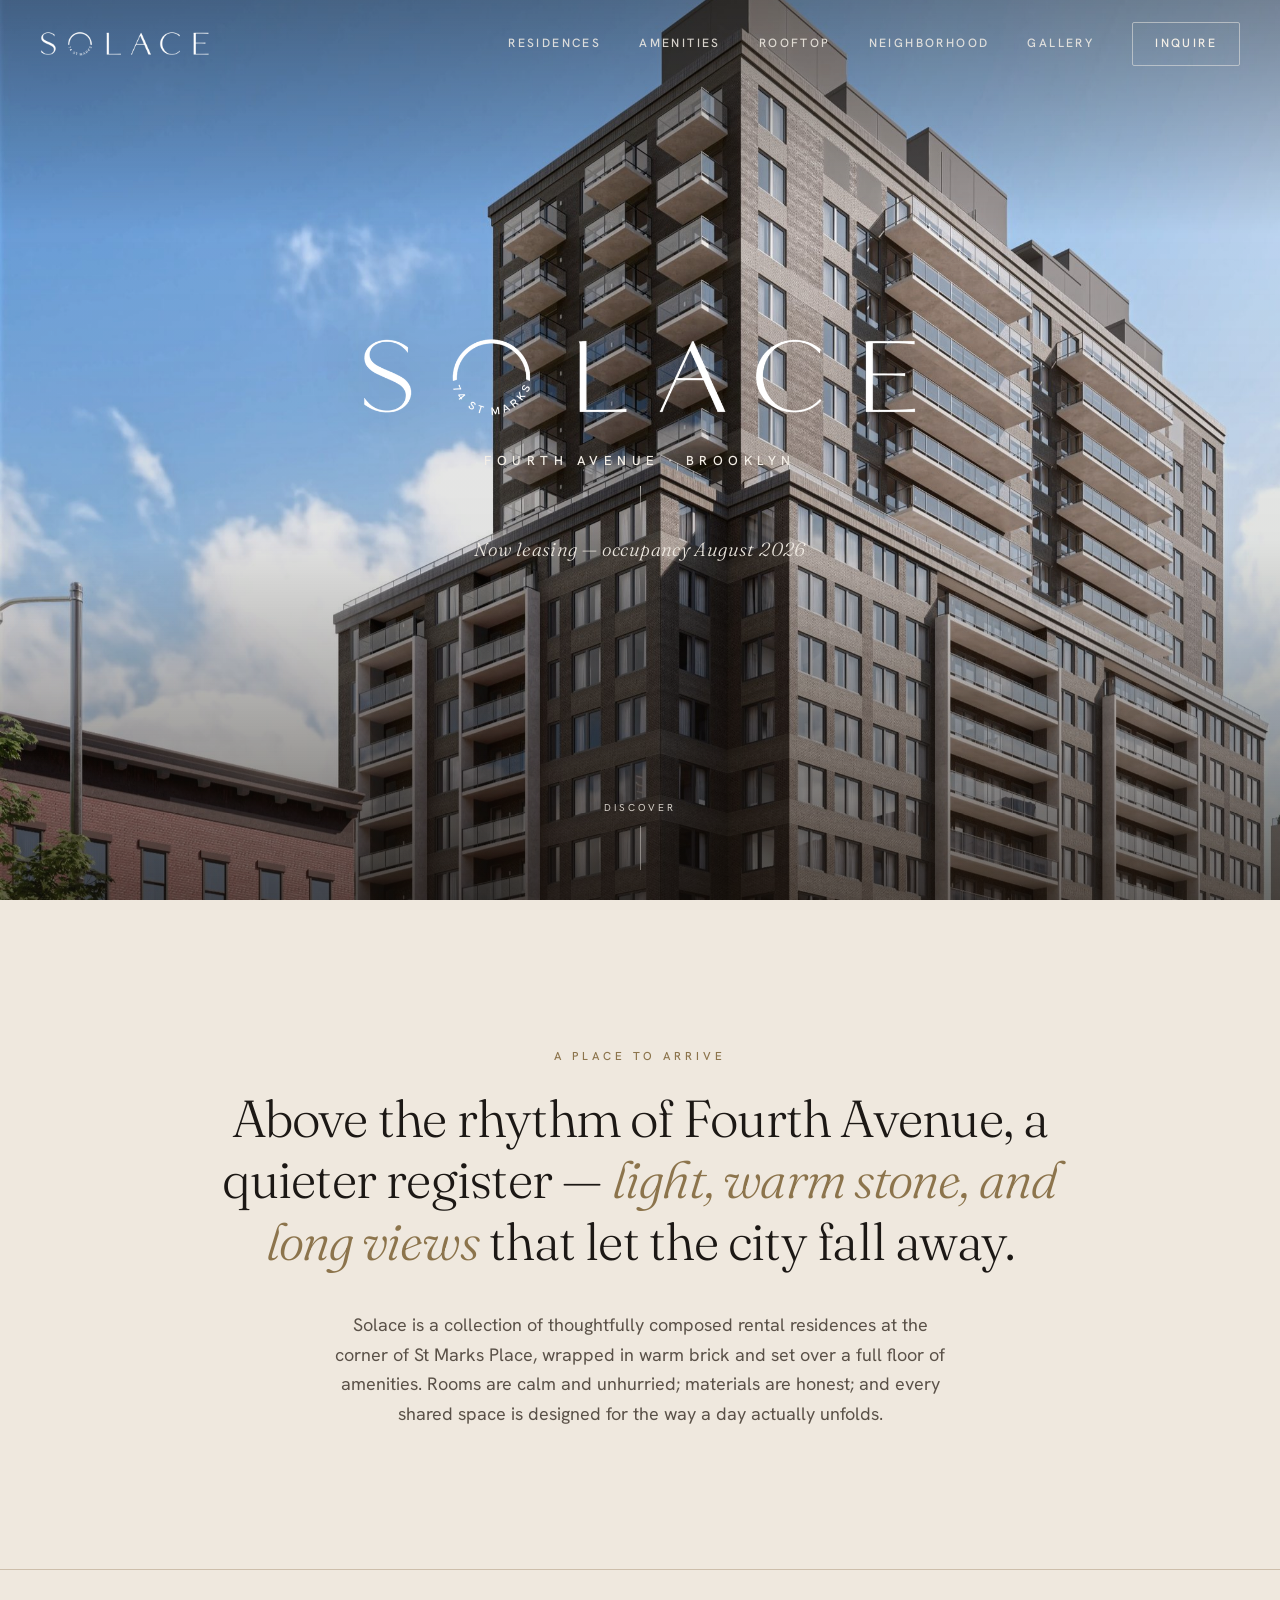
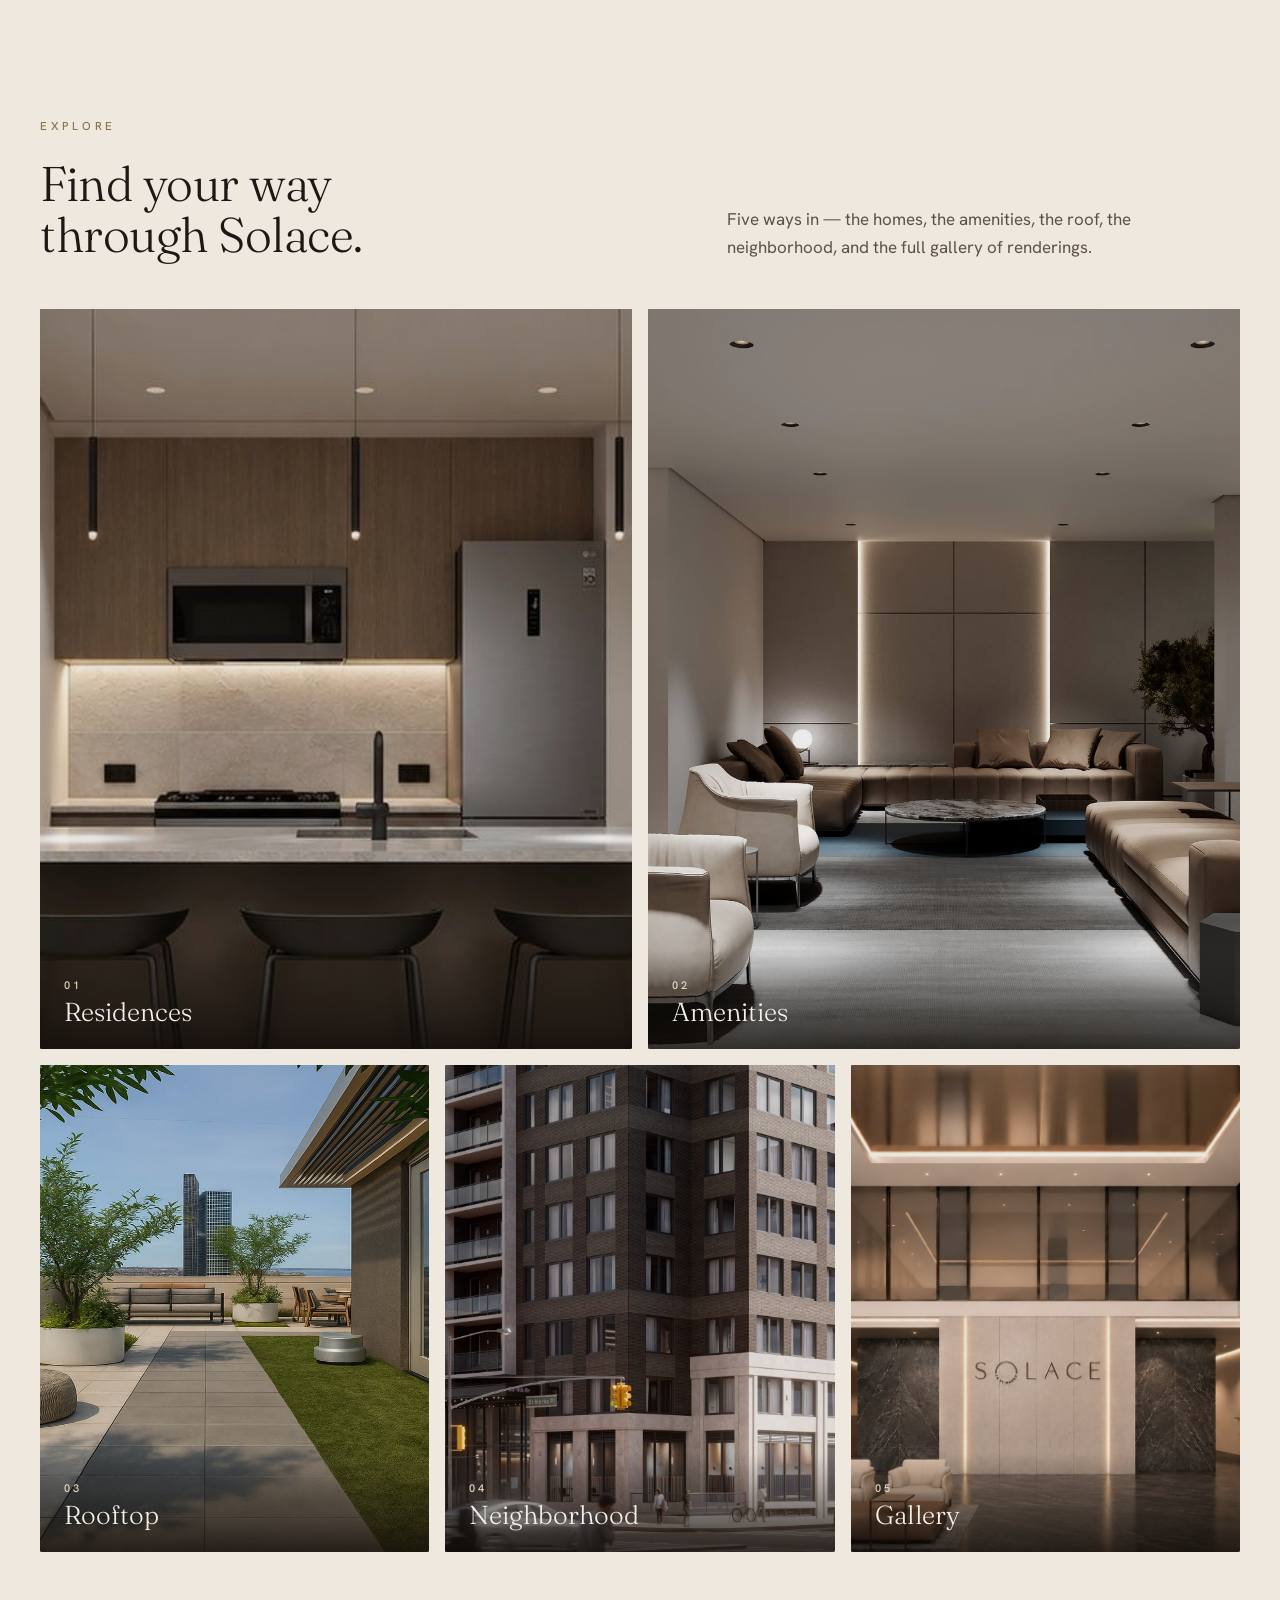
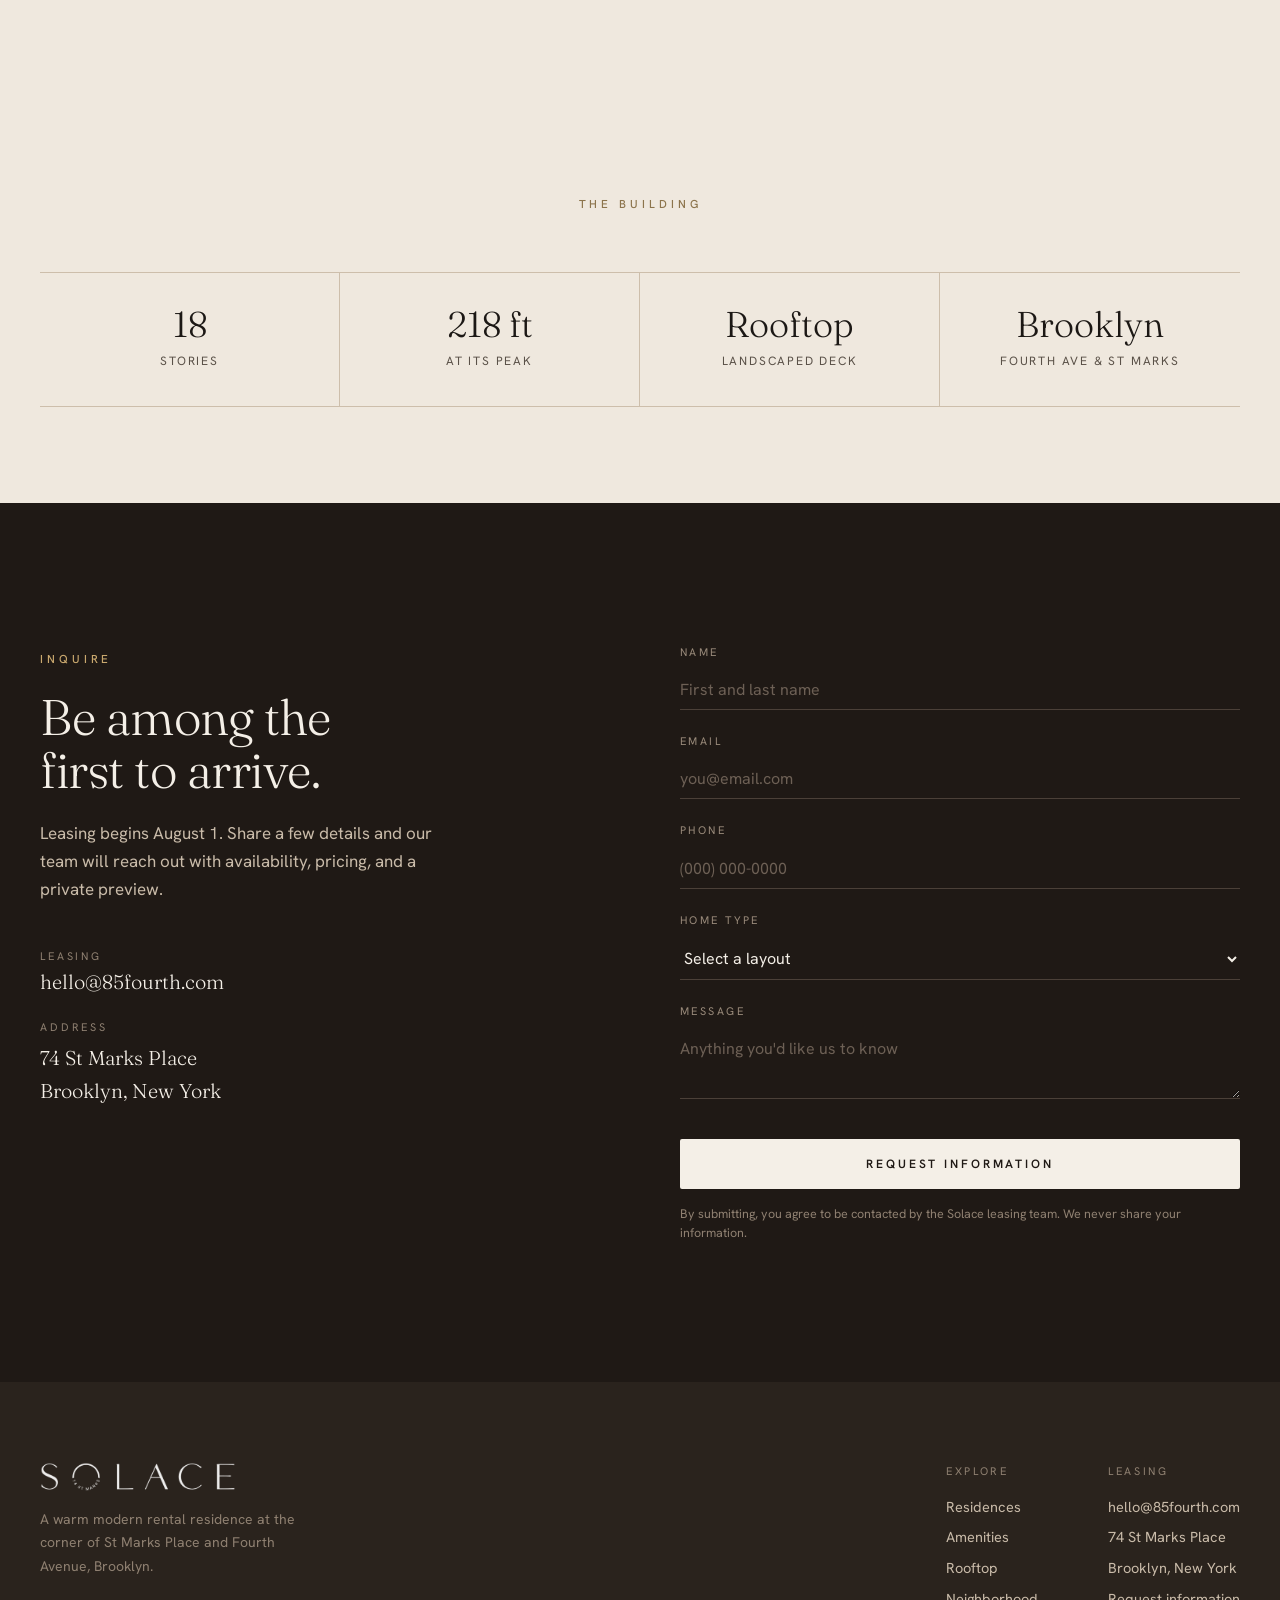
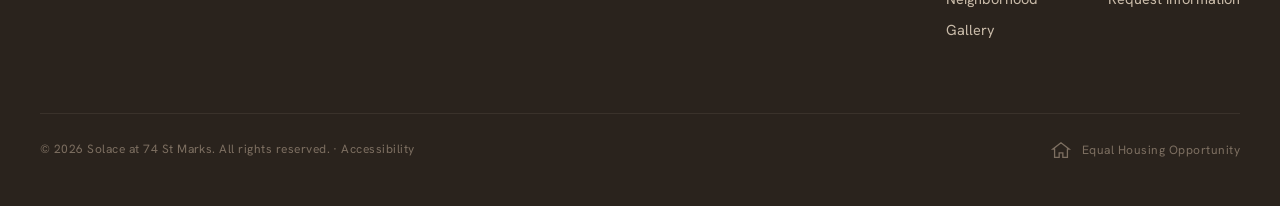
<file: index.html>
<!DOCTYPE html>
<html lang="en">
<head>
<meta charset="UTF-8">
<meta name="viewport" content="width=device-width, initial-scale=1.0">
<title>SOLACE &middot; 74 St Marks &middot; Brooklyn</title>
<meta name="description" content="Solace at 74 St Marks — a warm modern rental residence rising above Fourth Avenue in Brooklyn. Now leasing.">
<link rel="preconnect" href="https://fonts.googleapis.com">
<link rel="preconnect" href="https://fonts.gstatic.com" crossorigin>
<link href="https://fonts.googleapis.com/css2?family=Fraunces:ital,opsz,wght@0,9..144,300;0,9..144,400;0,9..144,500;1,9..144,300&family=Hanken+Grotesk:wght@300;400;500;600&display=swap" rel="stylesheet">
<script>document.documentElement.classList.add('js');</script>
<link rel="stylesheet" href="assets/style.css">
</head>
<body>
<header class="nav" id="nav">
  <a href="/" aria-label="Solace home"><img class="nav-logo" src="assets/logo.png" alt="Solace"></a>
  <button class="nav-toggle" id="navToggle" aria-label="Menu" aria-expanded="false"><span></span><span></span><span></span></button>
  <nav class="nav-links" id="navLinks">
    <a class="nlink" href="/residences">Residences</a>
    <a class="nlink" href="/amenities">Amenities</a>
    <a class="nlink" href="/rooftop">Rooftop</a>
    <a class="nlink" href="/neighborhood">Neighborhood</a>
    <a class="nlink" href="/gallery">Gallery</a>
    <a class="nav-cta" href="#inquire">Inquire</a>
  </nav>
</header>
<section class="hero" id="top">
  <img class="hero-img" src="assets/ext-hero.jpg" alt="Solace — a brick residential building at 74 St Marks in Brooklyn">
  <div class="hero-scrim"></div>
  <div class="hero-inner">
    <img class="hero-mark" src="assets/logo.png" alt="Solace, 74 St Marks">
    <div class="hero-sub">
      <div class="hero-loc">Fourth Avenue &middot; Brooklyn</div>
      <div class="hero-rule"></div>
      <div class="hero-lease">Now leasing &mdash; occupancy August 2026</div>
    </div>
  </div>
  <a class="scrollcue" href="#intro" aria-label="Scroll"><span>Discover</span><span class="dot"></span></a>
</section>

<section class="band" id="intro">
  <div class="wrap statement">
    <span class="label eyebrow reveal">A place to arrive</span>
    <h2 class="lead reveal d1">Above the rhythm of Fourth Avenue, a quieter register &mdash; <em>light, warm stone, and long views</em> that let the city fall away.</h2>
    <p class="body reveal d2">Solace is a collection of thoughtfully composed rental residences at the corner of St Marks Place, wrapped in warm brick and set over a full floor of amenities. Rooms are calm and unhurried; materials are honest; and every shared space is designed for the way a day actually unfolds.</p>
  </div>
</section>

<hr class="divider">

<section class="band">
  <div class="wrap">
    <div class="amen-head" style="margin-bottom:48px">
      <div class="reveal"><span class="label eyebrow">Explore</span><h2 style="font-size:clamp(30px,3.8vw,50px);color:var(--ink)">Find your way<br>through Solace.</h2></div>
      <p class="reveal d1" style="color:var(--ink-soft);max-width:520px">Five ways in &mdash; the homes, the amenities, the roof, the neighborhood, and the full gallery of renderings.</p>
    </div>
    <div class="explore-grid">
      <a class="xcard c-span-3 reveal" href="/residences"><img src="assets/kitchen-2.jpg" alt="Residences"><div class="xcap"><div class="xk">01</div><div class="xt">Residences <span class="arw">&rarr;</span></div></div></a>
      <a class="xcard c-span-3 reveal d1" href="/amenities"><img src="assets/lounge-1.jpg" alt="Amenities"><div class="xcap"><div class="xk">02</div><div class="xt">Amenities <span class="arw">&rarr;</span></div></div></a>
      <a class="xcard c-span-2 reveal" href="/rooftop"><img src="assets/rooftop-2.jpg" alt="Rooftop"><div class="xcap"><div class="xk">03</div><div class="xt">Rooftop <span class="arw">&rarr;</span></div></div></a>
      <a class="xcard c-span-2 reveal d1" href="/neighborhood"><img src="assets/ext-street.jpg" alt="Neighborhood"><div class="xcap"><div class="xk">04</div><div class="xt">Neighborhood <span class="arw">&rarr;</span></div></div></a>
      <a class="xcard c-span-2 reveal d2" href="/gallery"><img src="assets/lobby.jpg" alt="Gallery"><div class="xcap"><div class="xk">05</div><div class="xt">Gallery <span class="arw">&rarr;</span></div></div></a>
    </div>
  </div>
</section>

<section class="band-tight">
  <div class="wrap">
    <div style="text-align:center;margin-bottom:36px" class="reveal"><span class="label eyebrow">The Building</span></div>
    <div class="bstats reveal d1">
      <div class="bstat"><div class="v serif">18</div><div class="l">Stories</div></div>
      <div class="bstat"><div class="v serif">218 ft</div><div class="l">At its peak</div></div>
      <div class="bstat"><div class="v serif">Rooftop</div><div class="l">Landscaped deck</div></div>
      <div class="bstat"><div class="v serif">Brooklyn</div><div class="l">Fourth Ave &amp; St Marks</div></div>
    </div>
  </div>
</section>

<section class="inquire band" id="inquire">
  <div class="wrap inq-grid">
    <div class="reveal">
      <span class="label eyebrow">Inquire</span>
      <h2>Be among the<br>first to arrive.</h2>
      <p class="isub">Leasing begins August 1. Share a few details and our team will reach out with availability, pricing, and a private preview.</p>
      <div class="inq-contact">
        <div class="row"><div class="ck">Leasing</div><a class="cv" href="mailto:hello@85fourth.com">hello@85fourth.com</a></div>
        <div class="row"><div class="ck">Address</div><div class="cv">74 St Marks Place<br>Brooklyn, New York</div></div>
      </div>
    </div>
    <div class="reveal d1">
      <form id="inqForm" action="https://api.web3forms.com/submit" method="POST" novalidate>
        <input type="hidden" name="access_key" value="5b5dbd8f-c465-46d2-8b11-d00d3d6fc009">
        <input type="hidden" name="subject" value="New inquiry — Solace at 74 St Marks">
        <input type="hidden" name="from_name" value="Solace 74 St Marks website">
        <input type="checkbox" name="botcheck" style="display:none" tabindex="-1" autocomplete="off">
        <div class="field"><label for="fname">Name</label><input id="fname" name="name" type="text" placeholder="First and last name" required></div>
        <div class="field"><label for="femail">Email</label><input id="femail" name="email" type="email" placeholder="you@email.com" required></div>
        <div class="field"><label for="fphone">Phone</label><input id="fphone" name="phone" type="tel" placeholder="(000) 000-0000"></div>
        <div class="field"><label for="flayout">Home type</label>
          <select id="flayout" name="layout"><option value="">Select a layout</option><option>Studio</option><option>One bedroom</option><option>Two bedroom</option><option>Three bedroom</option><option>Not sure yet</option></select>
        </div>
        <div class="field"><label for="fmsg">Message</label><textarea id="fmsg" name="message" placeholder="Anything you'd like us to know"></textarea></div>
        <button class="btn" type="submit">Request information</button>
        <p class="form-note">By submitting, you agree to be contacted by the Solace leasing team. We never share your information.</p>
      </form>
      <div class="form-done" id="formDone">
        <div class="serif">Thank you &mdash; we'll be in touch.</div>
        <p>Your inquiry has reached the Solace leasing team. Expect to hear from us shortly with availability and next steps.</p>
      </div>
    </div>
  </div>
</section>
<footer>
  <div class="wrap">
    <div class="foot-top">
      <div>
        <img class="foot-logo" src="assets/logo.png" alt="Solace">
        <p style="margin-top:16px;max-width:280px;font-size:14px;color:#8f8071">A warm modern rental residence at the corner of St Marks Place and Fourth Avenue, Brooklyn.</p>
      </div>
      <div class="foot-cols">
        <div class="foot-col">
          <div class="fh">Explore</div>
          <a href="/residences">Residences</a>
          <a href="/amenities">Amenities</a>
          <a href="/rooftop">Rooftop</a>
          <a href="/neighborhood">Neighborhood</a>
          <a href="/gallery">Gallery</a>
        </div>
        <div class="foot-col">
          <div class="fh">Leasing</div>
          <a href="mailto:hello@85fourth.com">hello@85fourth.com</a>
          <p>74 St Marks Place</p>
          <p>Brooklyn, New York</p>
          <a href="#inquire">Request information</a>
        </div>
      </div>
    </div>
    <div class="foot-bottom">
      <div>&copy; 2026 Solace at 74 St Marks. All rights reserved. &middot; <a href="/accessibility" style="color:inherit">Accessibility</a></div>
      <div class="eho"><svg viewBox="0 0 24 24" aria-hidden="true"><path d="M12 3 3 10h2v9h5v-5h4v5h5v-9h2z"/></svg><span>Equal Housing Opportunity</span></div>
    </div>
  </div>
</footer>
<script src="assets/site.js"></script>
</body></html>
</file>
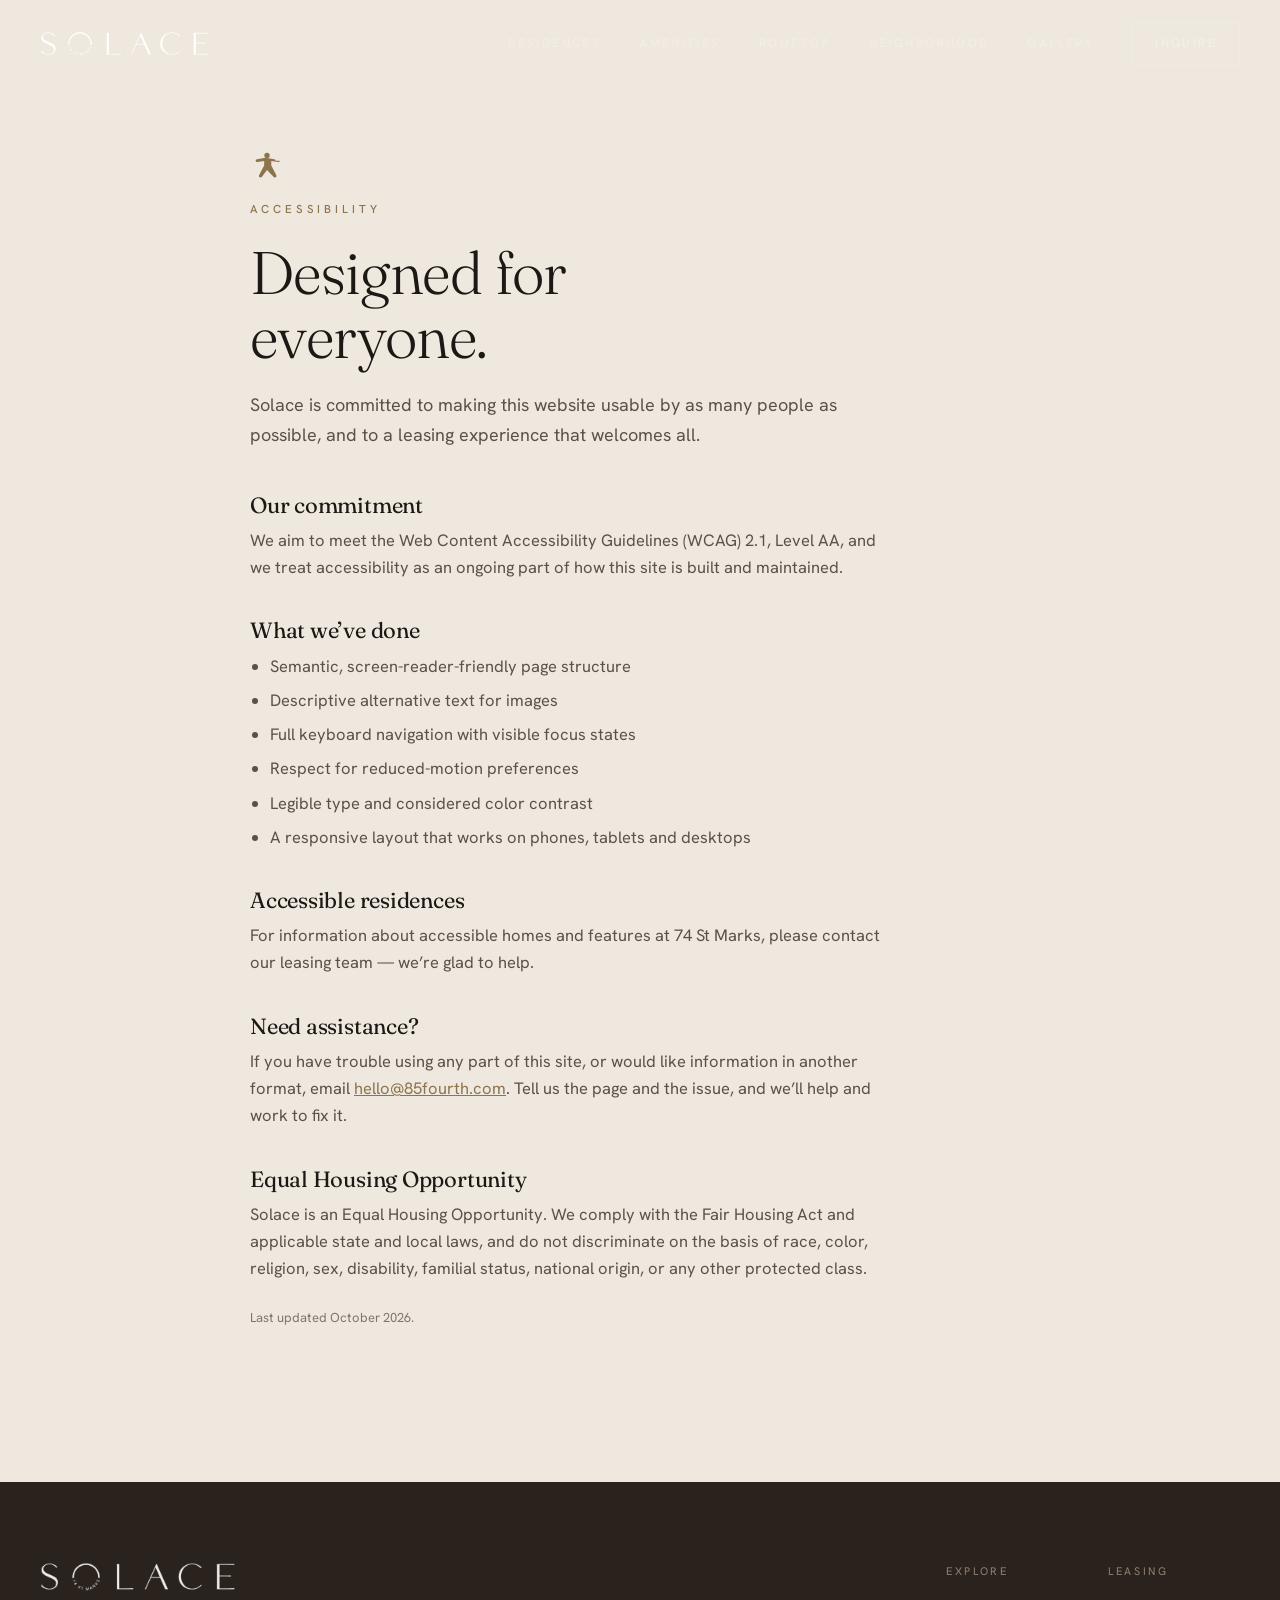
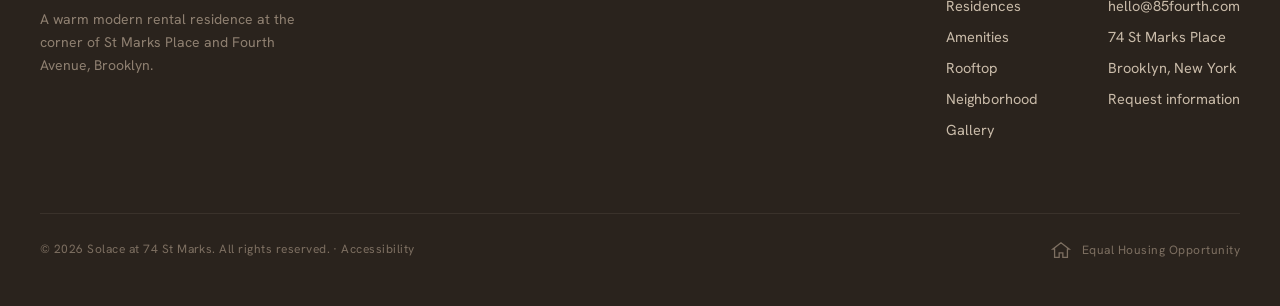
<file: accessibility.html>
<!DOCTYPE html>
<html lang="en">
<head>
<meta charset="UTF-8">
<meta name="viewport" content="width=device-width, initial-scale=1.0">
<title>Accessibility &middot; SOLACE</title>
<meta name="description" content="Solace at 74 St Marks is committed to digital accessibility and an inclusive leasing experience for all.">
<link rel="preconnect" href="https://fonts.googleapis.com">
<link rel="preconnect" href="https://fonts.gstatic.com" crossorigin>
<link href="https://fonts.googleapis.com/css2?family=Fraunces:ital,opsz,wght@0,9..144,300;0,9..144,400;0,9..144,500;1,9..144,300&family=Hanken+Grotesk:wght@300;400;500;600&display=swap" rel="stylesheet">
<script>document.documentElement.classList.add('js');</script>
<link rel="stylesheet" href="assets/style.css">
</head>
<body>
<header class="nav solid" id="nav">
  <a href="/" aria-label="Solace home"><img class="nav-logo" src="assets/logo.png" alt="Solace"></a>
  <button class="nav-toggle" id="navToggle" aria-label="Menu" aria-expanded="false"><span></span><span></span><span></span></button>
  <nav class="nav-links" id="navLinks">
    <a class="nlink" href="/residences">Residences</a>
    <a class="nlink" href="/amenities">Amenities</a>
    <a class="nlink" href="/rooftop">Rooftop</a>
    <a class="nlink" href="/neighborhood">Neighborhood</a>
    <a class="nlink" href="/gallery">Gallery</a>
    <a class="nav-cta" href="/#inquire">Inquire</a>
  </nav>
</header>
<section class="band" style="padding-top:150px">
  <div class="wrap" style="max-width:860px">
    <svg viewBox="0 0 24 24" aria-hidden="true" style="width:34px;height:34px;fill:var(--brass);margin-bottom:8px"><circle cx="12" cy="3.9" r="1.9"/><path d="M21 7.6c0 .6-.6 1.05-1.2.95L15 7.8v3.1l3.6 6.9c.3.6 0 1.3-.6 1.55-.55.22-1.15 0-1.45-.5L12 14.2l-3.55 4.65c-.3.5-.9.72-1.45.5-.6-.25-.9-.95-.6-1.55L10 10.9V7.8l-4.8.75C4.6 8.65 4 8.2 4 7.6c0-.5.35-.92.85-1l5.1-.9c.68-.12 1.42-.12 2.1 0l5.1.9c.5.08.85.5.85 1z"/></svg>
    <span class="label eyebrow" style="display:block">Accessibility</span>
    <h1 style="font-size:clamp(34px,5vw,60px);margin-top:14px">Designed for<br>everyone.</h1>
    <p style="color:var(--ink-soft);font-size:18px;margin-top:22px;max-width:620px">Solace is committed to making this website usable by as many people as possible, and to a leasing experience that welcomes all.</p>
    <div class="legal" style="margin-top:44px">
      <h3>Our commitment</h3>
      <p>We aim to meet the Web Content Accessibility Guidelines (WCAG) 2.1, Level AA, and we treat accessibility as an ongoing part of how this site is built and maintained.</p>
      <h3>What we&rsquo;ve done</h3>
      <ul>
        <li>Semantic, screen-reader-friendly page structure</li>
        <li>Descriptive alternative text for images</li>
        <li>Full keyboard navigation with visible focus states</li>
        <li>Respect for reduced-motion preferences</li>
        <li>Legible type and considered color contrast</li>
        <li>A responsive layout that works on phones, tablets and desktops</li>
      </ul>
      <h3>Accessible residences</h3>
      <p>For information about accessible homes and features at 74 St Marks, please contact our leasing team &mdash; we&rsquo;re glad to help.</p>
      <h3>Need assistance?</h3>
      <p>If you have trouble using any part of this site, or would like information in another format, email <a href="mailto:hello@85fourth.com">hello@85fourth.com</a>. Tell us the page and the issue, and we&rsquo;ll help and work to fix it.</p>
      <h3>Equal Housing Opportunity</h3>
      <p>Solace is an Equal Housing Opportunity. We comply with the Fair Housing Act and applicable state and local laws, and do not discriminate on the basis of race, color, religion, sex, disability, familial status, national origin, or any other protected class.</p>
      <p style="font-size:13px;opacity:.75;margin-top:24px">Last updated October 2026.</p>
    </div>
  </div>
</section>
<footer>
  <div class="wrap">
    <div class="foot-top">
      <div>
        <img class="foot-logo" src="assets/logo.png" alt="Solace">
        <p style="margin-top:16px;max-width:280px;font-size:14px;color:#8f8071">A warm modern rental residence at the corner of St Marks Place and Fourth Avenue, Brooklyn.</p>
      </div>
      <div class="foot-cols">
        <div class="foot-col">
          <div class="fh">Explore</div>
          <a href="/residences">Residences</a>
          <a href="/amenities">Amenities</a>
          <a href="/rooftop">Rooftop</a>
          <a href="/neighborhood">Neighborhood</a>
          <a href="/gallery">Gallery</a>
        </div>
        <div class="foot-col">
          <div class="fh">Leasing</div>
          <a href="mailto:hello@85fourth.com">hello@85fourth.com</a>
          <p>74 St Marks Place</p>
          <p>Brooklyn, New York</p>
          <a href="/#inquire">Request information</a>
        </div>
      </div>
    </div>
    <div class="foot-bottom">
      <div>&copy; 2026 Solace at 74 St Marks. All rights reserved. &middot; <a href="/accessibility" style="color:inherit">Accessibility</a></div>
      <div class="eho"><svg viewBox="0 0 24 24" aria-hidden="true"><path d="M12 3 3 10h2v9h5v-5h4v5h5v-9h2z"/></svg><span>Equal Housing Opportunity</span></div>
    </div>
  </div>
</footer>
<script src="assets/site.js"></script>
</body></html>
</file>
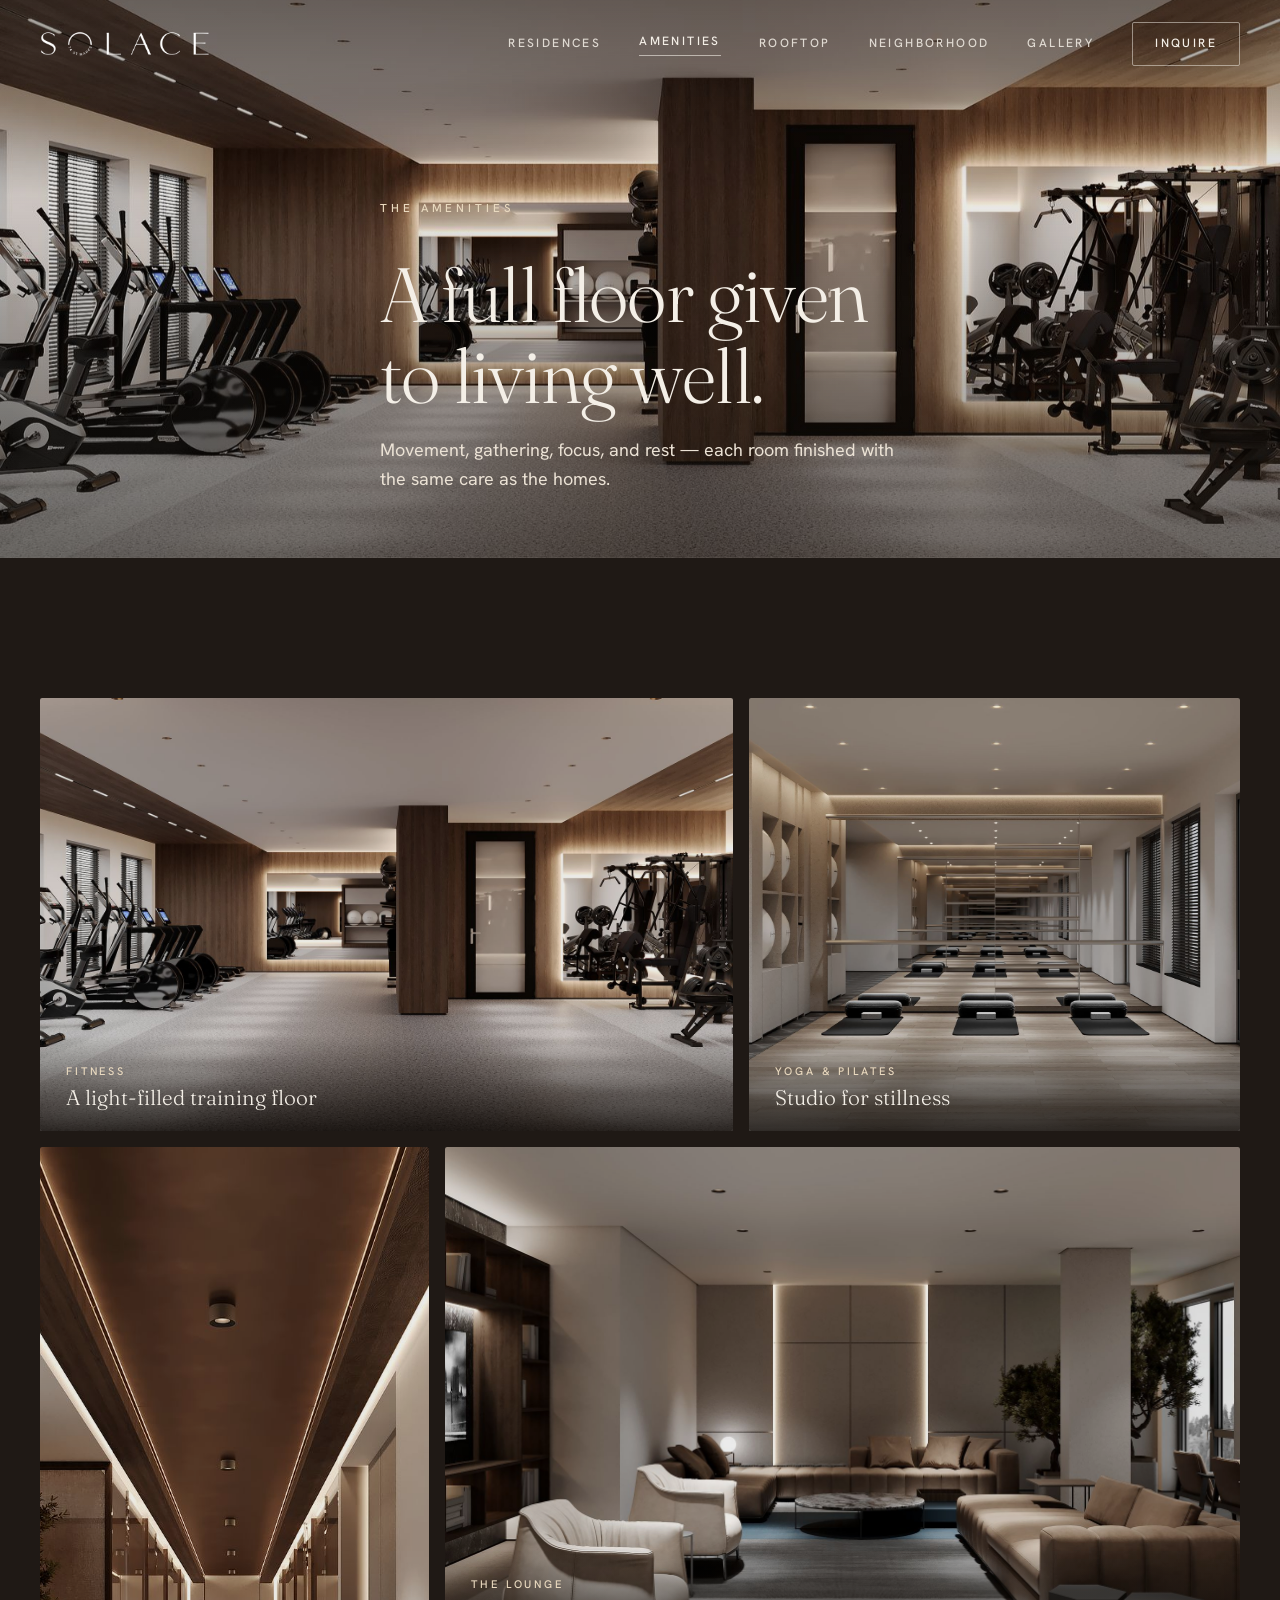
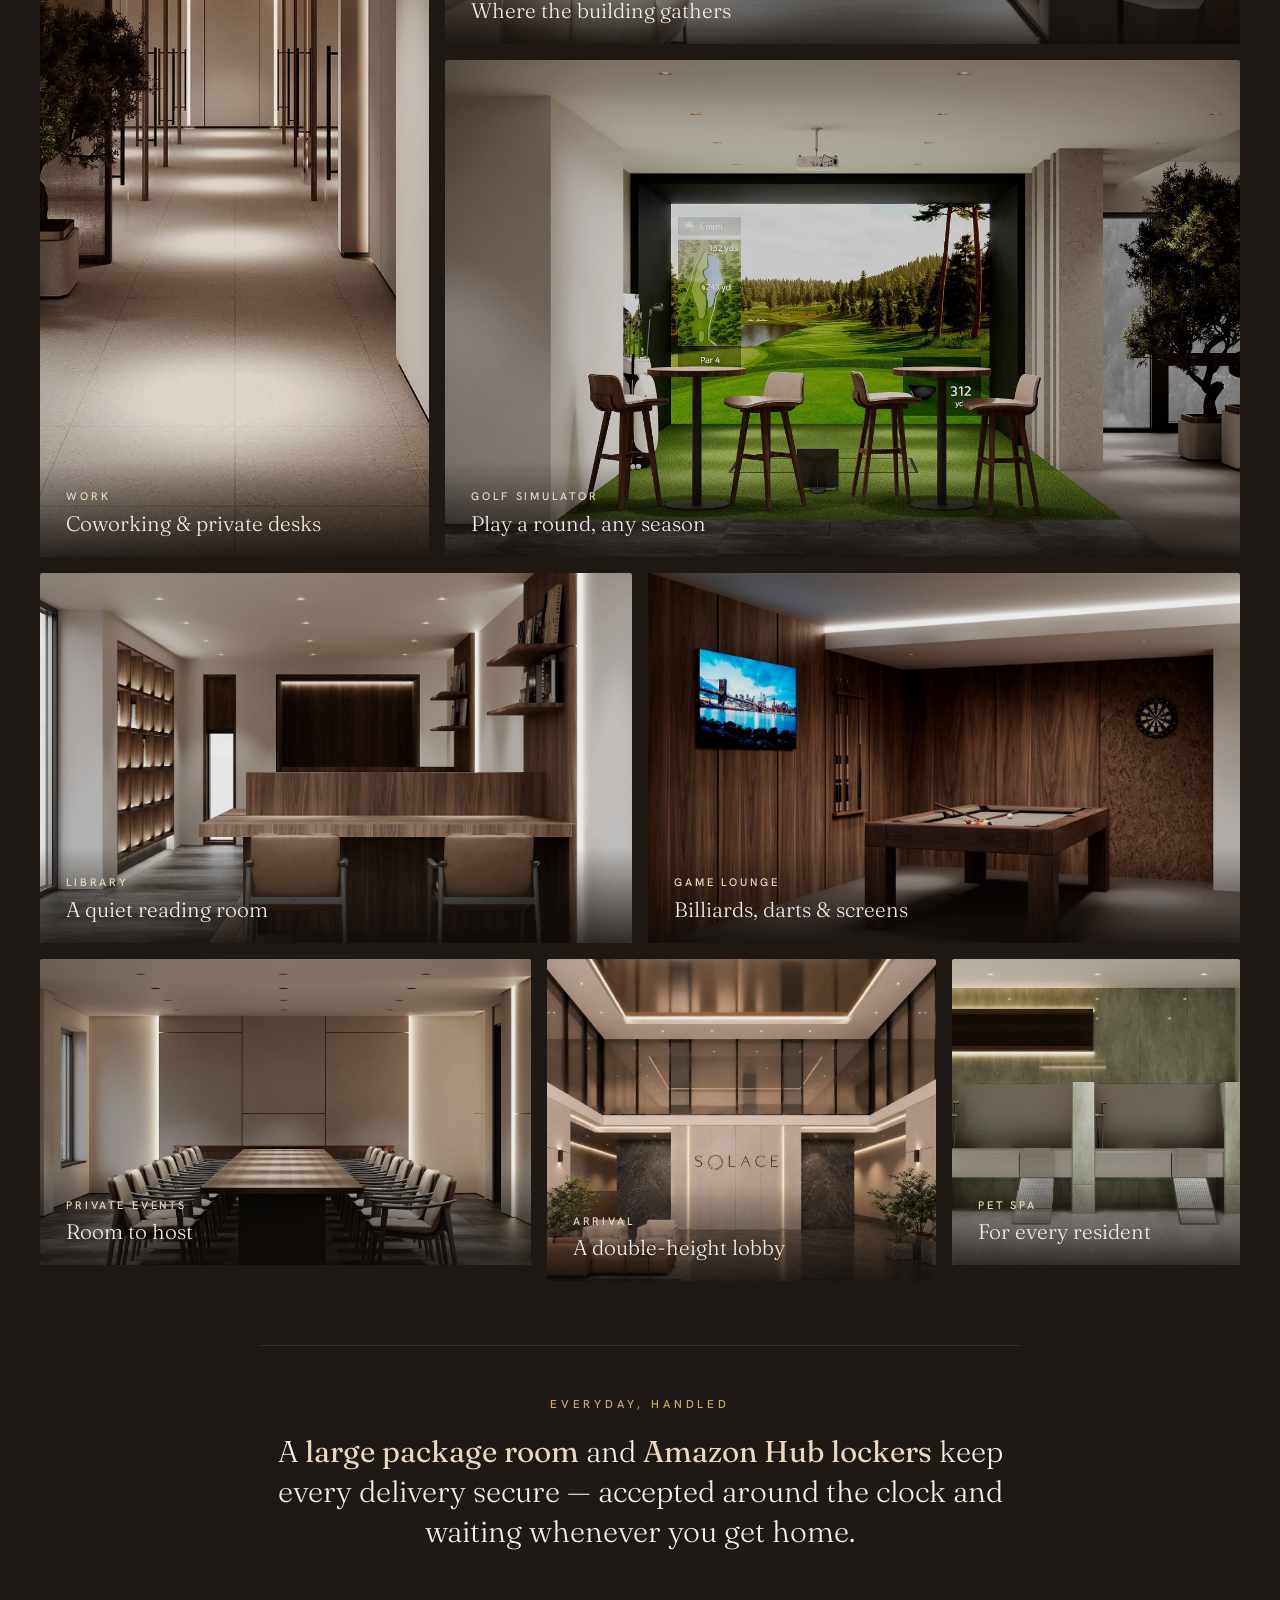
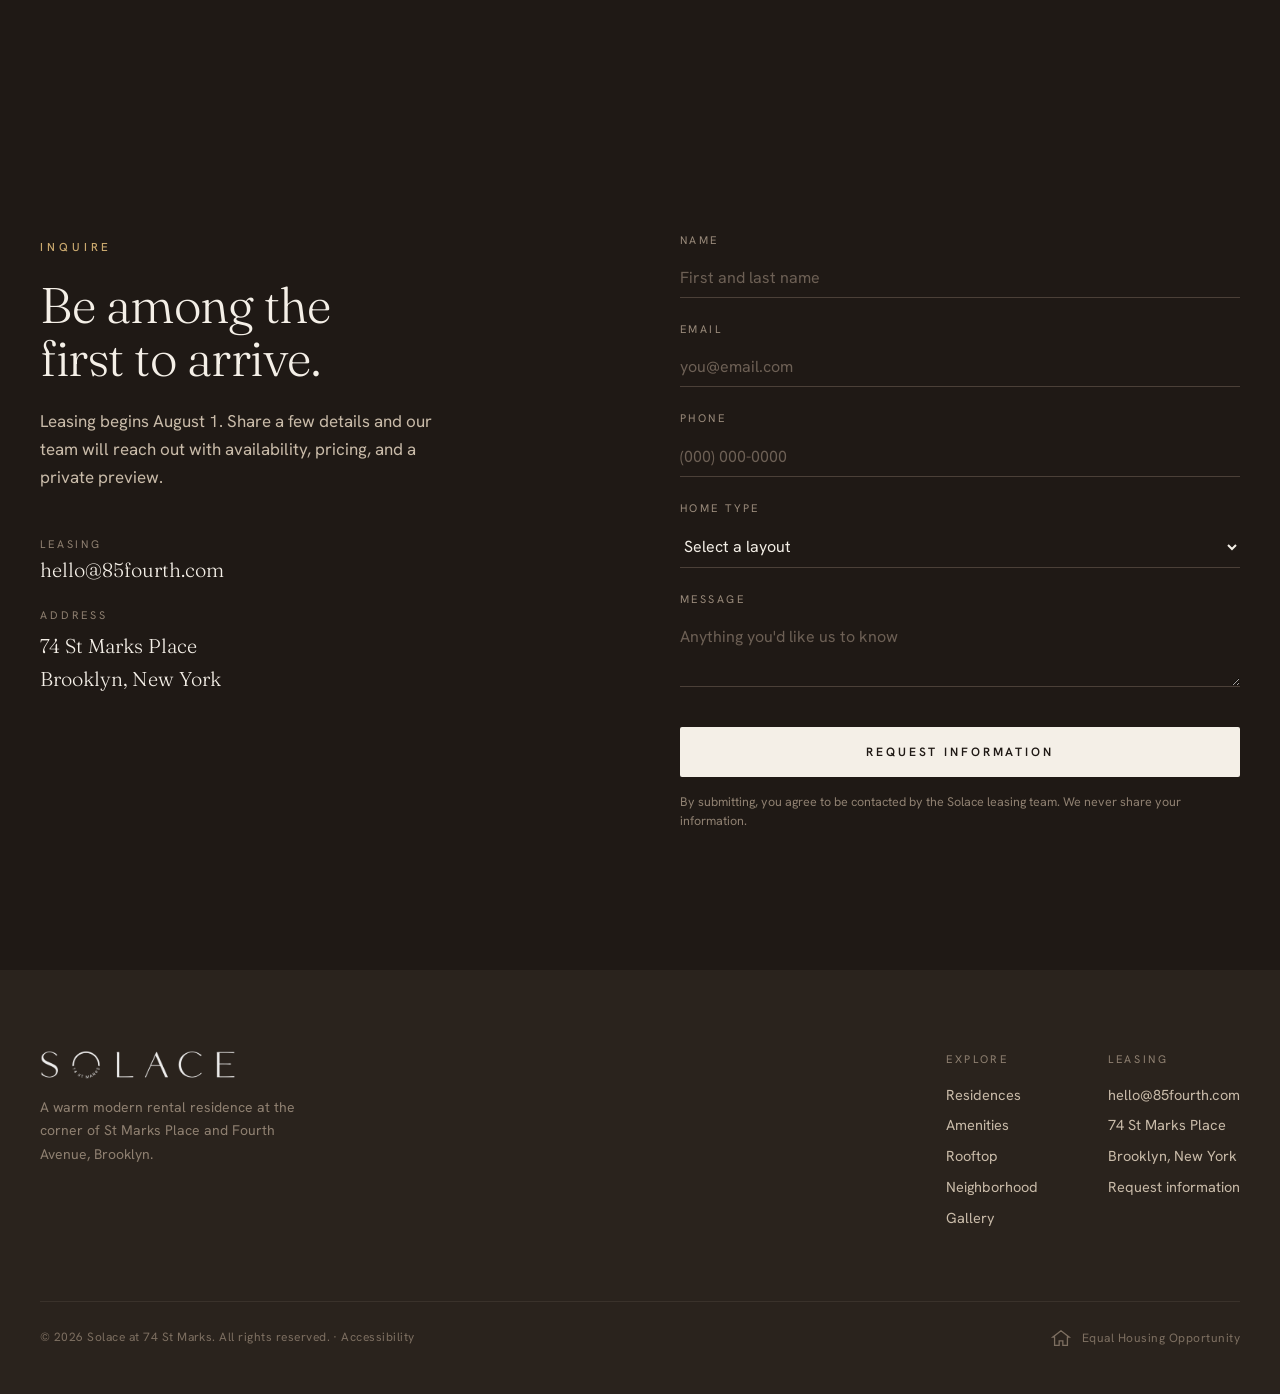
<file: amenities.html>
<!DOCTYPE html>
<html lang="en">
<head>
<meta charset="UTF-8">
<meta name="viewport" content="width=device-width, initial-scale=1.0">
<title>Amenities &middot; SOLACE</title>
<meta name="description" content="A full floor of amenities at Solace — fitness, yoga & pilates, golf simulator, lounges, library, coworking, events, and a pet spa.">
<link rel="preconnect" href="https://fonts.googleapis.com">
<link rel="preconnect" href="https://fonts.gstatic.com" crossorigin>
<link href="https://fonts.googleapis.com/css2?family=Fraunces:ital,opsz,wght@0,9..144,300;0,9..144,400;0,9..144,500;1,9..144,300&family=Hanken+Grotesk:wght@300;400;500;600&display=swap" rel="stylesheet">
<script>document.documentElement.classList.add('js');</script>
<link rel="stylesheet" href="assets/style.css">
</head>
<body>
<header class="nav" id="nav">
  <a href="/" aria-label="Solace home"><img class="nav-logo" src="assets/logo.png" alt="Solace"></a>
  <button class="nav-toggle" id="navToggle" aria-label="Menu" aria-expanded="false"><span></span><span></span><span></span></button>
  <nav class="nav-links" id="navLinks">
    <a class="nlink" href="/residences">Residences</a>
    <a class="nlink active" href="/amenities">Amenities</a>
    <a class="nlink" href="/rooftop">Rooftop</a>
    <a class="nlink" href="/neighborhood">Neighborhood</a>
    <a class="nlink" href="/gallery">Gallery</a>
    <a class="nav-cta" href="#inquire">Inquire</a>
  </nav>
</header>
<section class="page-hero">
  <img src="assets/fitness-1.jpg" alt="Solace fitness center">
  <div class="scrim"></div>
  <div class="wrap"><div class="ph-inner">
    <span class="label eyebrow">The Amenities</span>
    <h1>A full floor given<br>to living well.</h1>
    <p class="ph-sub">Movement, gathering, focus, and rest &mdash; each room finished with the same care as the homes.</p>
  </div></div>
</section>
<section class="amen band" id="amenities">
  <div class="wrap">
    <div class="grid">
      <div class="card c-7 a1 reveal"><img src="assets/fitness-1.jpg" alt="Fitness center"><div class="cap"><div class="k">Fitness</div><div class="d">A light-filled training floor</div></div></div>
      <div class="card c-5 a1 reveal d1"><img src="assets/yoga-1.jpg" alt="Yoga and pilates studio"><div class="cap"><div class="k">Yoga &amp; Pilates</div><div class="d">Studio for stillness</div></div></div>
      <div class="card c-4 a-portrait tall reveal"><img src="assets/coworking.jpg" alt="Coworking"><div class="cap"><div class="k">Work</div><div class="d">Coworking &amp; private desks</div></div></div>
      <div class="card c-8 a1 reveal d1"><img src="assets/lounge-1.jpg" alt="Resident lounge"><div class="cap"><div class="k">The Lounge</div><div class="d">Where the building gathers</div></div></div>
      <div class="card c-8 a1 reveal d1"><img src="assets/golf.jpg" alt="Golf simulator"><div class="cap"><div class="k">Golf Simulator</div><div class="d">Play a round, any season</div></div></div>
      <div class="card c-6 a1 reveal"><img src="assets/library.jpg" alt="Library"><div class="cap"><div class="k">Library</div><div class="d">A quiet reading room</div></div></div>
      <div class="card c-6 a1 reveal d1"><img src="assets/game.jpg" alt="Game lounge"><div class="cap"><div class="k">Game Lounge</div><div class="d">Billiards, darts &amp; screens</div></div></div>
      <div class="card c-5 a1 reveal"><img src="assets/event.jpg" alt="Private event space"><div class="cap"><div class="k">Private Events</div><div class="d">Room to host</div></div></div>
      <div class="card c-4 a-portrait tall reveal d1"><img src="assets/lobby.jpg" alt="Lobby"><div class="cap"><div class="k">Arrival</div><div class="d">A double-height lobby</div></div></div>
      <div class="card c-3 a1 reveal d2"><img src="assets/petspa.jpg" alt="Pet spa"><div class="cap"><div class="k">Pet Spa</div><div class="d">For every resident</div></div></div>
    </div>
    <div class="conv reveal">
      <span class="label" style="color:#C9A86E">Everyday, handled</span>
      <p>A <b>large package room</b> and <b>Amazon Hub lockers</b> keep every delivery secure &mdash; accepted around the clock and waiting whenever you get home.</p>
    </div>
  </div>
</section>

<section class="inquire band" id="inquire">
  <div class="wrap inq-grid">
    <div class="reveal">
      <span class="label eyebrow">Inquire</span>
      <h2>Be among the<br>first to arrive.</h2>
      <p class="isub">Leasing begins August 1. Share a few details and our team will reach out with availability, pricing, and a private preview.</p>
      <div class="inq-contact">
        <div class="row"><div class="ck">Leasing</div><a class="cv" href="mailto:hello@85fourth.com">hello@85fourth.com</a></div>
        <div class="row"><div class="ck">Address</div><div class="cv">74 St Marks Place<br>Brooklyn, New York</div></div>
      </div>
    </div>
    <div class="reveal d1">
      <form id="inqForm" action="https://api.web3forms.com/submit" method="POST" novalidate>
        <input type="hidden" name="access_key" value="5b5dbd8f-c465-46d2-8b11-d00d3d6fc009">
        <input type="hidden" name="subject" value="New inquiry — Solace at 74 St Marks">
        <input type="hidden" name="from_name" value="Solace 74 St Marks website">
        <input type="checkbox" name="botcheck" style="display:none" tabindex="-1" autocomplete="off">
        <div class="field"><label for="fname">Name</label><input id="fname" name="name" type="text" placeholder="First and last name" required></div>
        <div class="field"><label for="femail">Email</label><input id="femail" name="email" type="email" placeholder="you@email.com" required></div>
        <div class="field"><label for="fphone">Phone</label><input id="fphone" name="phone" type="tel" placeholder="(000) 000-0000"></div>
        <div class="field"><label for="flayout">Home type</label>
          <select id="flayout" name="layout"><option value="">Select a layout</option><option>Studio</option><option>One bedroom</option><option>Two bedroom</option><option>Three bedroom</option><option>Not sure yet</option></select>
        </div>
        <div class="field"><label for="fmsg">Message</label><textarea id="fmsg" name="message" placeholder="Anything you'd like us to know"></textarea></div>
        <button class="btn" type="submit">Request information</button>
        <p class="form-note">By submitting, you agree to be contacted by the Solace leasing team. We never share your information.</p>
      </form>
      <div class="form-done" id="formDone">
        <div class="serif">Thank you &mdash; we'll be in touch.</div>
        <p>Your inquiry has reached the Solace leasing team. Expect to hear from us shortly with availability and next steps.</p>
      </div>
    </div>
  </div>
</section>
<footer>
  <div class="wrap">
    <div class="foot-top">
      <div>
        <img class="foot-logo" src="assets/logo.png" alt="Solace">
        <p style="margin-top:16px;max-width:280px;font-size:14px;color:#8f8071">A warm modern rental residence at the corner of St Marks Place and Fourth Avenue, Brooklyn.</p>
      </div>
      <div class="foot-cols">
        <div class="foot-col">
          <div class="fh">Explore</div>
          <a href="/residences">Residences</a>
          <a href="/amenities">Amenities</a>
          <a href="/rooftop">Rooftop</a>
          <a href="/neighborhood">Neighborhood</a>
          <a href="/gallery">Gallery</a>
        </div>
        <div class="foot-col">
          <div class="fh">Leasing</div>
          <a href="mailto:hello@85fourth.com">hello@85fourth.com</a>
          <p>74 St Marks Place</p>
          <p>Brooklyn, New York</p>
          <a href="#inquire">Request information</a>
        </div>
      </div>
    </div>
    <div class="foot-bottom">
      <div>&copy; 2026 Solace at 74 St Marks. All rights reserved. &middot; <a href="/accessibility" style="color:inherit">Accessibility</a></div>
      <div class="eho"><svg viewBox="0 0 24 24" aria-hidden="true"><path d="M12 3 3 10h2v9h5v-5h4v5h5v-9h2z"/></svg><span>Equal Housing Opportunity</span></div>
    </div>
  </div>
</footer>
<script src="assets/site.js"></script>
</body></html>
</file>
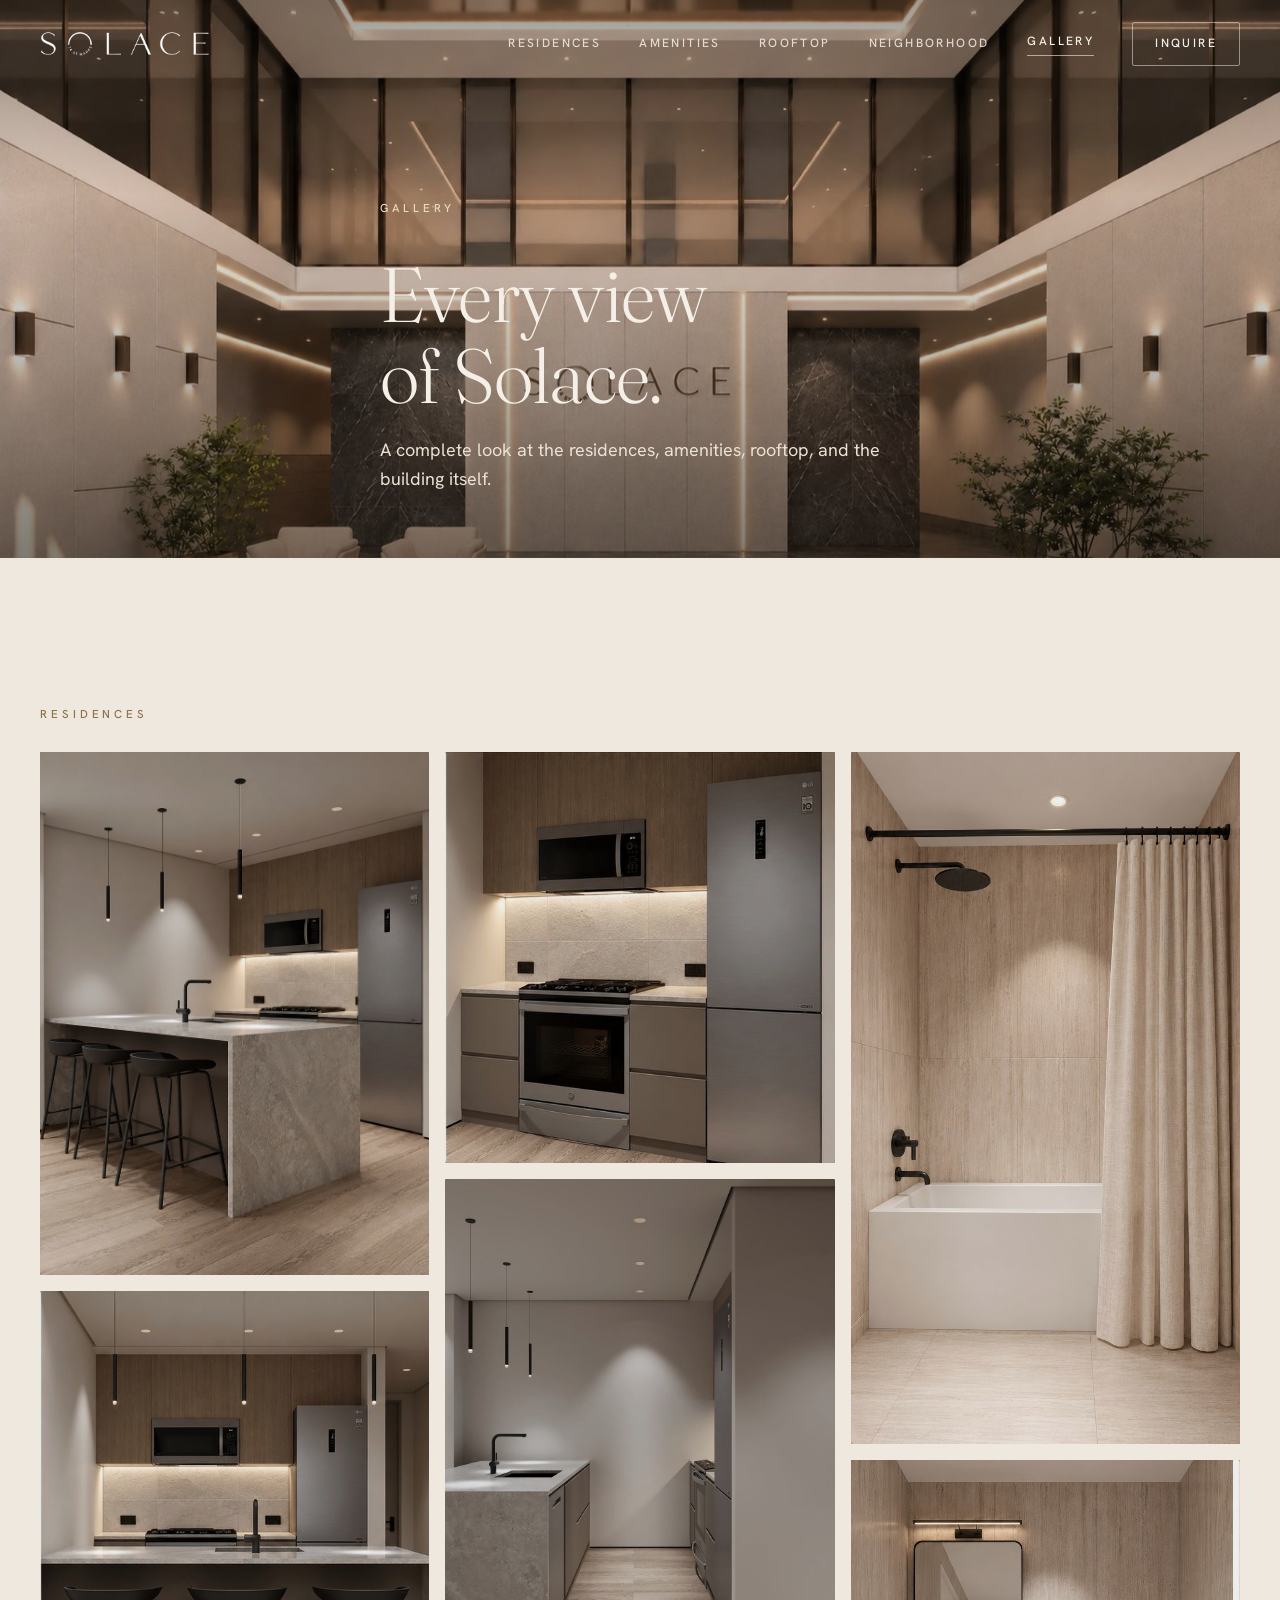
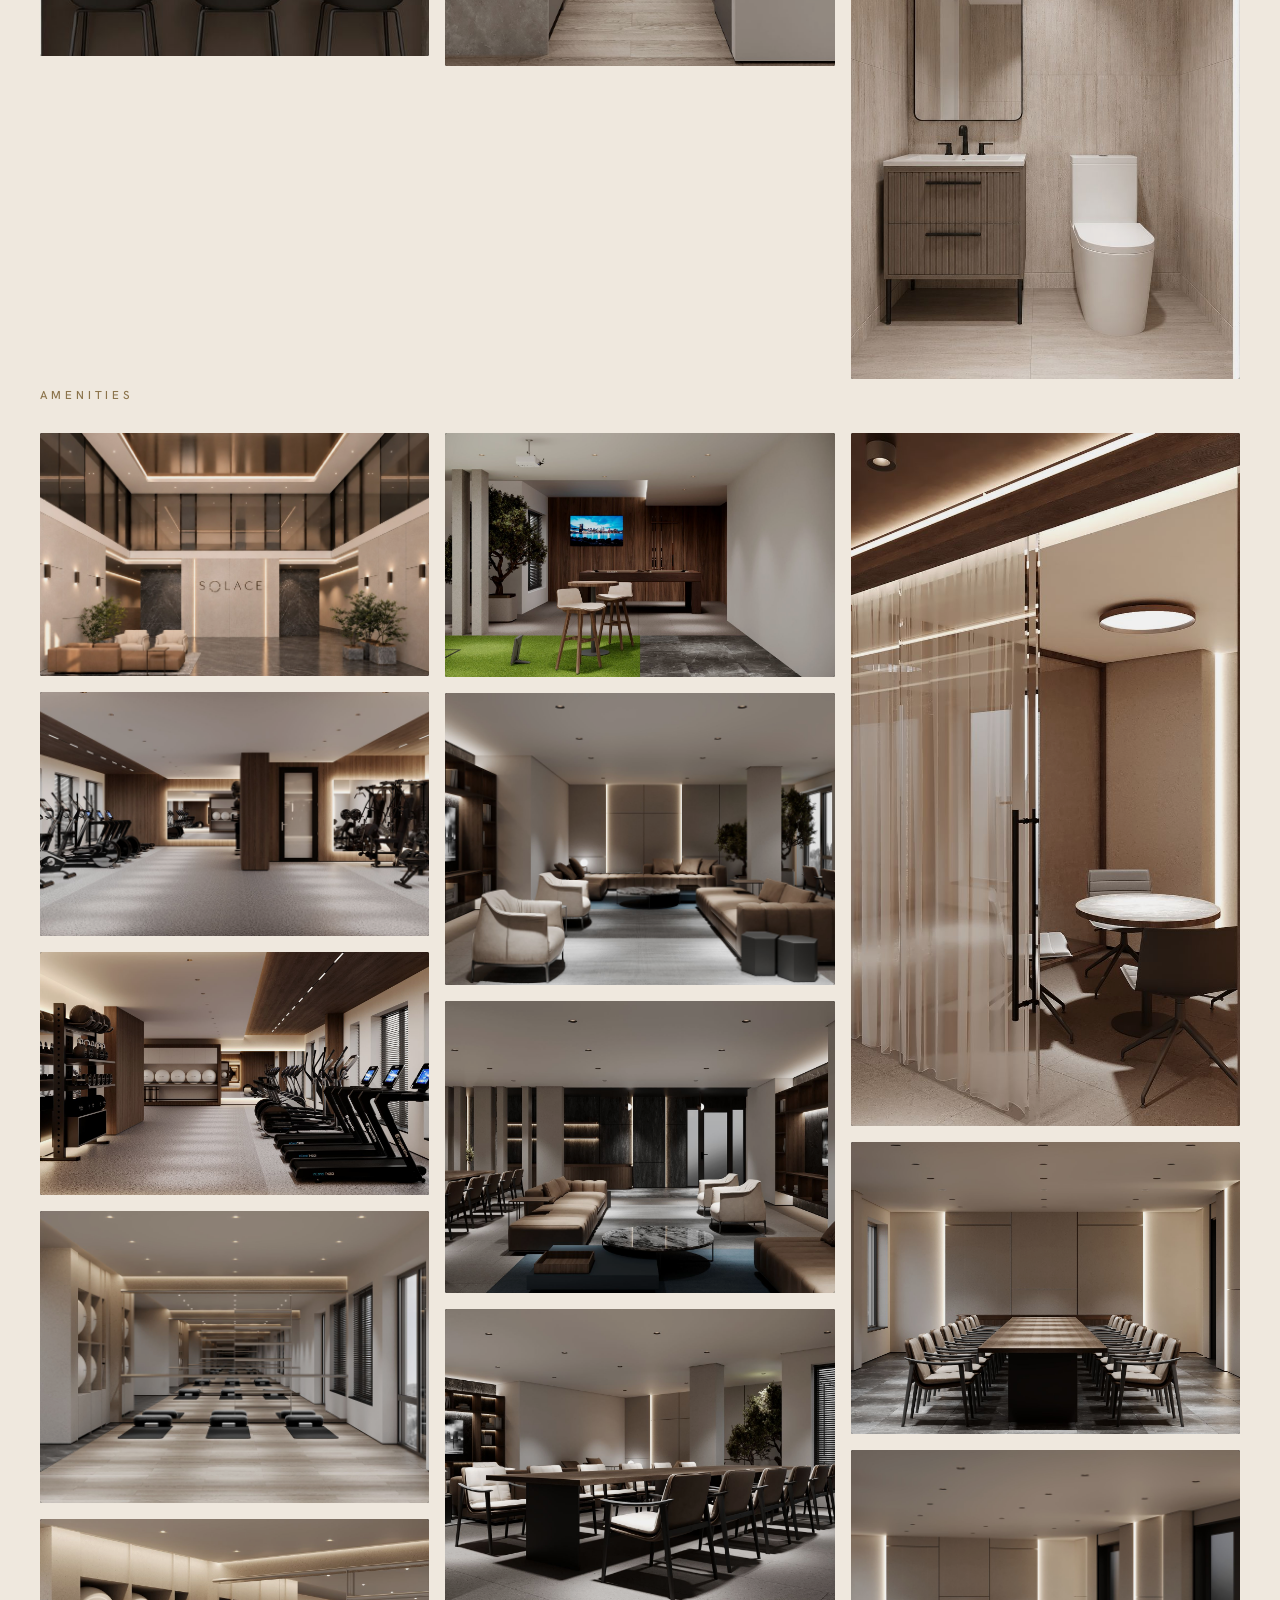
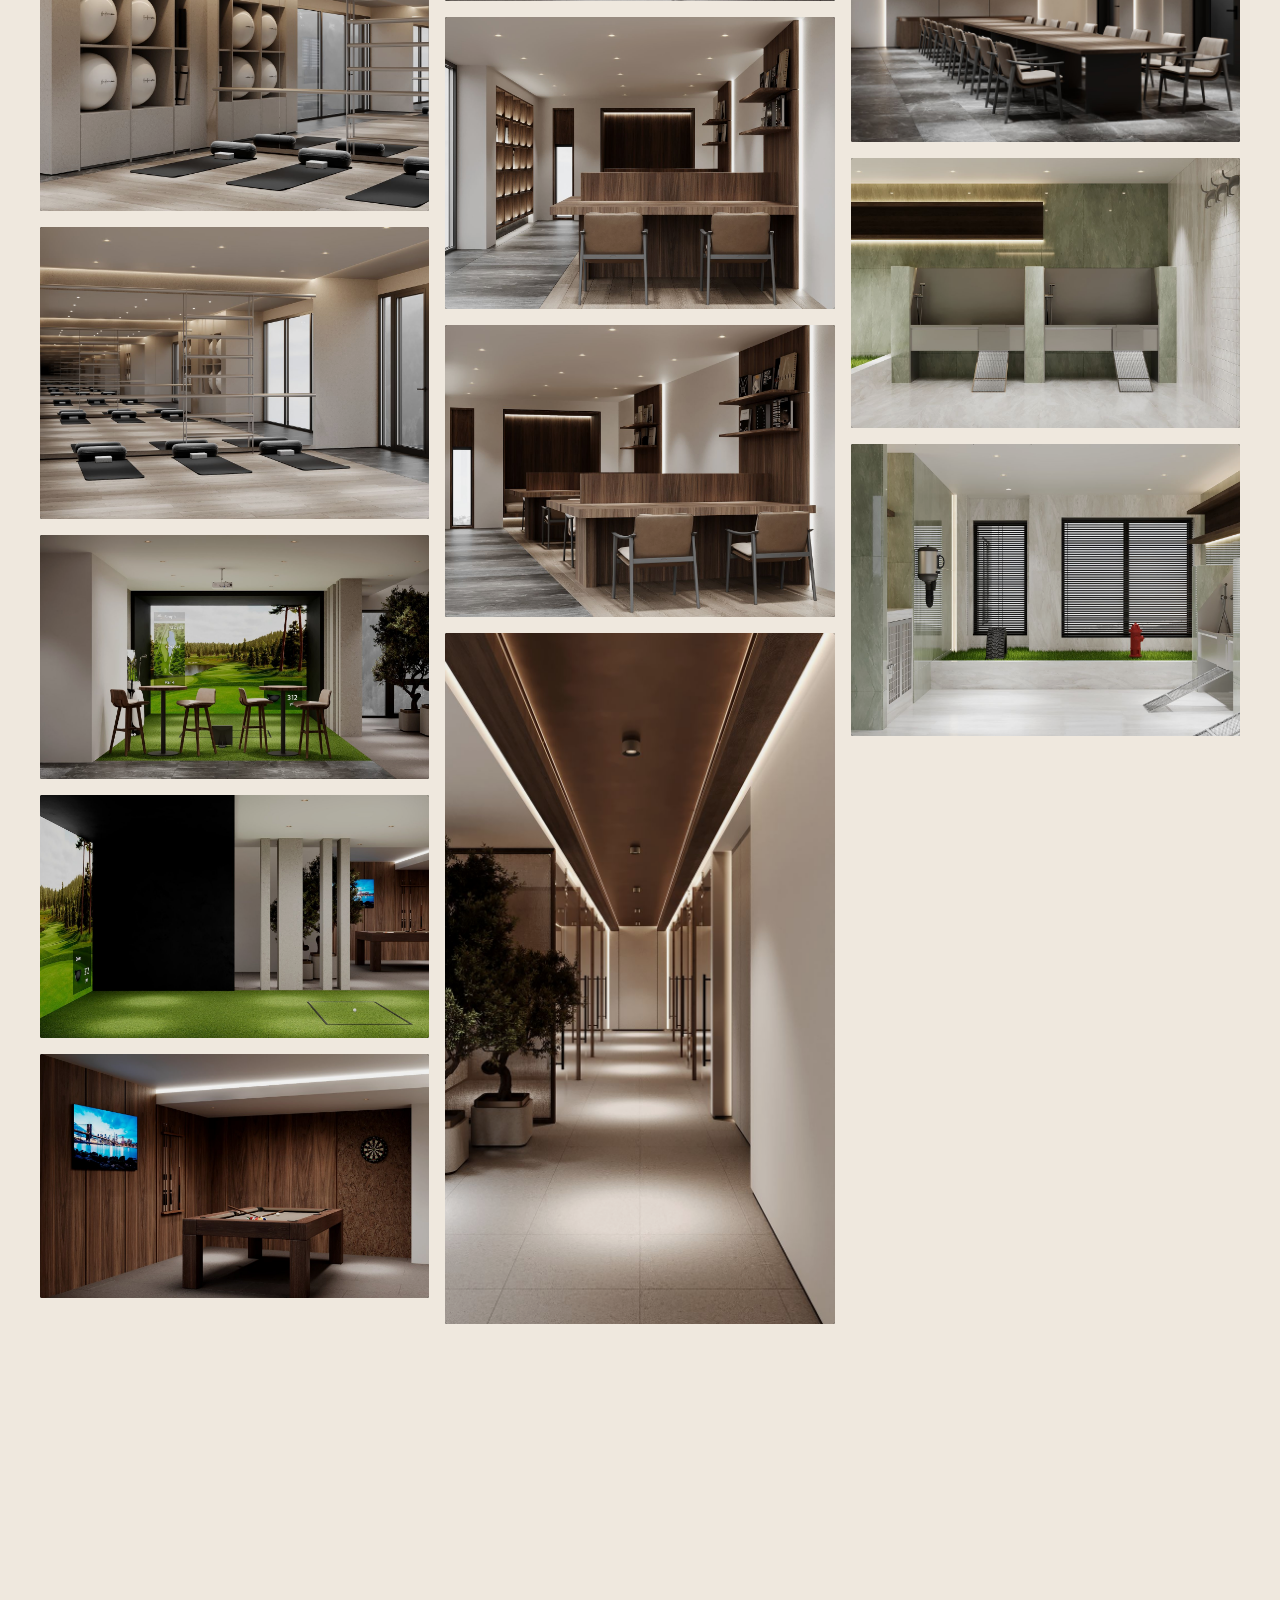
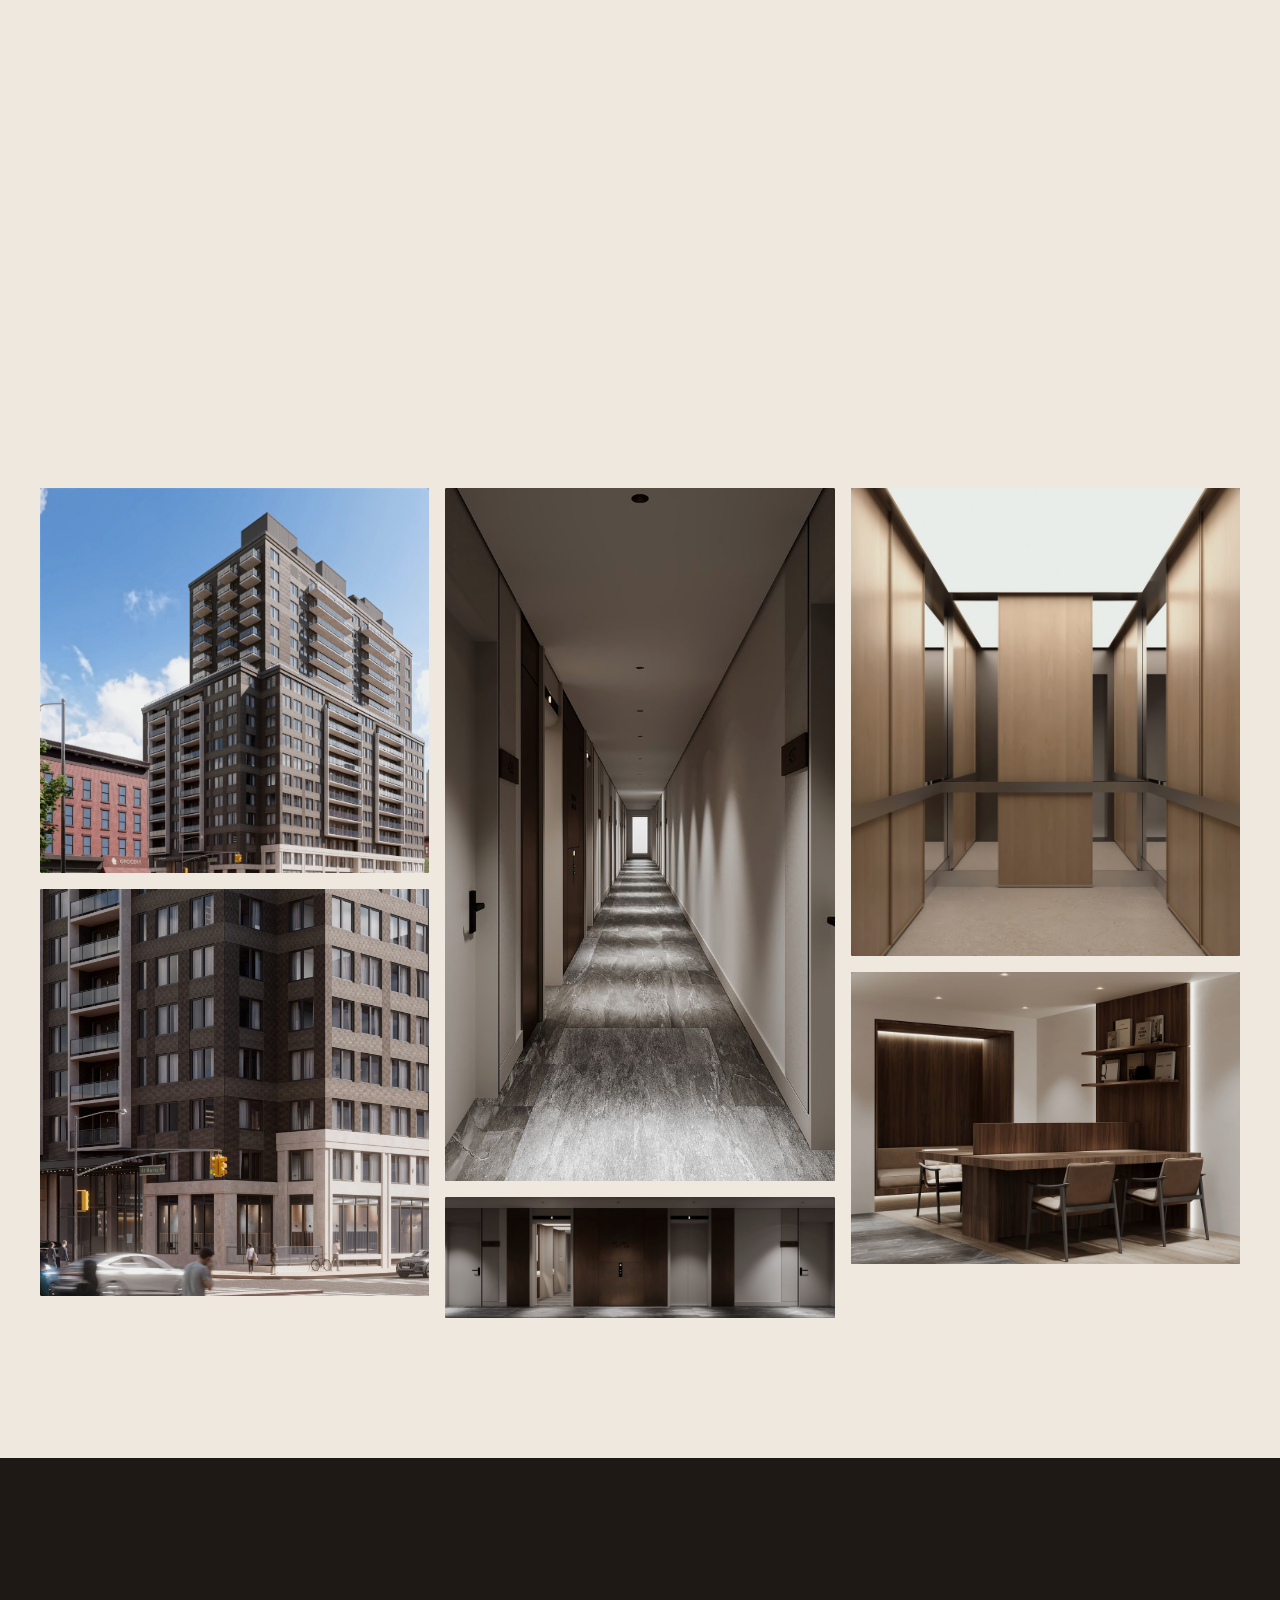
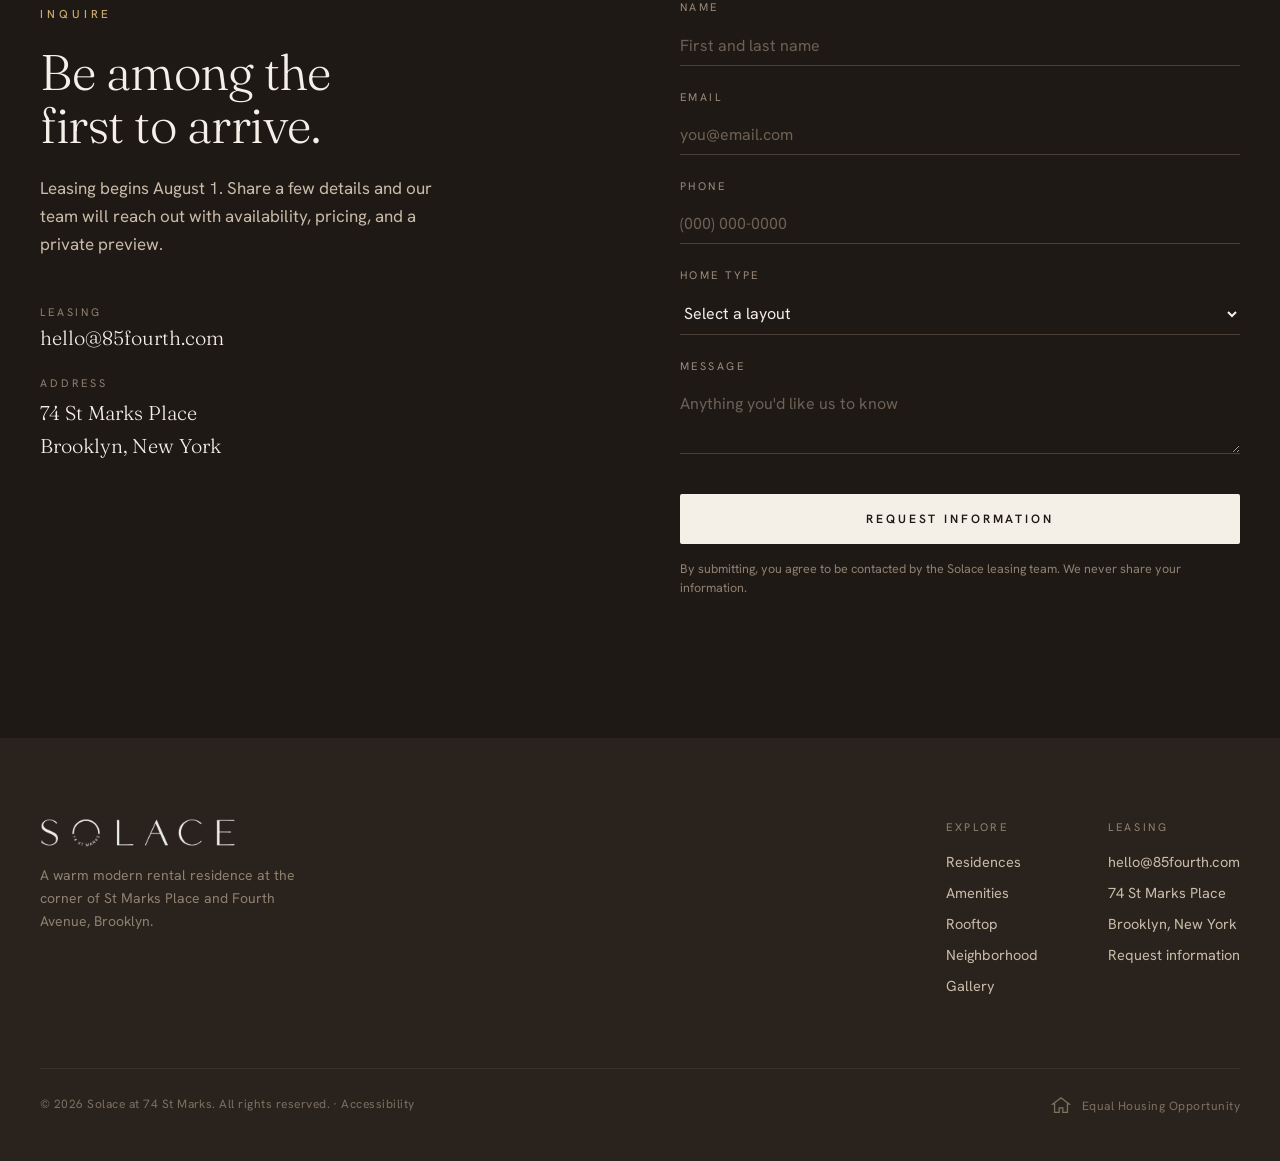
<file: gallery.html>
<!DOCTYPE html>
<html lang="en">
<head>
<meta charset="UTF-8">
<meta name="viewport" content="width=device-width, initial-scale=1.0">
<title>Gallery &middot; SOLACE</title>
<meta name="description" content="The full gallery of renderings for Solace at 74 St Marks — residences, amenities, rooftop, and exterior.">
<link rel="preconnect" href="https://fonts.googleapis.com">
<link rel="preconnect" href="https://fonts.gstatic.com" crossorigin>
<link href="https://fonts.googleapis.com/css2?family=Fraunces:ital,opsz,wght@0,9..144,300;0,9..144,400;0,9..144,500;1,9..144,300&family=Hanken+Grotesk:wght@300;400;500;600&display=swap" rel="stylesheet">
<script>document.documentElement.classList.add('js');</script>
<link rel="stylesheet" href="assets/style.css">
</head>
<body>
<header class="nav" id="nav">
  <a href="/" aria-label="Solace home"><img class="nav-logo" src="assets/logo.png" alt="Solace"></a>
  <button class="nav-toggle" id="navToggle" aria-label="Menu" aria-expanded="false"><span></span><span></span><span></span></button>
  <nav class="nav-links" id="navLinks">
    <a class="nlink" href="/residences">Residences</a>
    <a class="nlink" href="/amenities">Amenities</a>
    <a class="nlink" href="/rooftop">Rooftop</a>
    <a class="nlink" href="/neighborhood">Neighborhood</a>
    <a class="nlink active" href="/gallery">Gallery</a>
    <a class="nav-cta" href="#inquire">Inquire</a>
  </nav>
</header>
<section class="page-hero">
  <img src="assets/lobby.jpg" alt="Solace lobby">
  <div class="scrim"></div>
  <div class="wrap"><div class="ph-inner">
    <span class="label eyebrow">Gallery</span>
    <h1>Every view<br>of Solace.</h1>
    <p class="ph-sub">A complete look at the residences, amenities, rooftop, and the building itself.</p>
  </div></div>
</section><section class="band">
  <div class="wrap">
    <div class="gcat reveal"><span class="label">Residences</span></div>
    <div class="gallery reveal"><a href="assets/kitchen-1.jpg" data-cap="Kitchen"><img src="assets/kitchen-1.jpg" alt="Kitchen" loading="lazy"><span class="glab">Kitchen</span></a><a href="assets/kitchen-2.jpg" data-cap="Kitchen"><img src="assets/kitchen-2.jpg" alt="Kitchen" loading="lazy"><span class="glab">Kitchen</span></a><a href="assets/kitchen-3.jpg" data-cap="Kitchen detail"><img src="assets/kitchen-3.jpg" alt="Kitchen detail" loading="lazy"><span class="glab">Kitchen detail</span></a><a href="assets/kitchen-4.jpg" data-cap="Kitchen"><img src="assets/kitchen-4.jpg" alt="Kitchen" loading="lazy"><span class="glab">Kitchen</span></a><a href="assets/bath-1.jpg" data-cap="Bath"><img src="assets/bath-1.jpg" alt="Bath" loading="lazy"><span class="glab">Bath</span></a><a href="assets/bath-2.jpg" data-cap="Powder room"><img src="assets/bath-2.jpg" alt="Powder room" loading="lazy"><span class="glab">Powder room</span></a></div>
    <div class="gcat reveal"><span class="label">Amenities</span></div>
    <div class="gallery reveal"><a href="assets/lobby.jpg" data-cap="Lobby"><img src="assets/lobby.jpg" alt="Lobby" loading="lazy"><span class="glab">Lobby</span></a><a href="assets/fitness-1.jpg" data-cap="Fitness"><img src="assets/fitness-1.jpg" alt="Fitness" loading="lazy"><span class="glab">Fitness</span></a><a href="assets/fitness-2.jpg" data-cap="Fitness"><img src="assets/fitness-2.jpg" alt="Fitness" loading="lazy"><span class="glab">Fitness</span></a><a href="assets/yoga-1.jpg" data-cap="Yoga & Pilates"><img src="assets/yoga-1.jpg" alt="Yoga & Pilates" loading="lazy"><span class="glab">Yoga & Pilates</span></a><a href="assets/yoga-2.jpg" data-cap="Pilates"><img src="assets/yoga-2.jpg" alt="Pilates" loading="lazy"><span class="glab">Pilates</span></a><a href="assets/yoga-3.jpg" data-cap="Studio"><img src="assets/yoga-3.jpg" alt="Studio" loading="lazy"><span class="glab">Studio</span></a><a href="assets/golf.jpg" data-cap="Golf simulator"><img src="assets/golf.jpg" alt="Golf simulator" loading="lazy"><span class="glab">Golf simulator</span></a><a href="assets/golf-2.jpg" data-cap="Golf simulator"><img src="assets/golf-2.jpg" alt="Golf simulator" loading="lazy"><span class="glab">Golf simulator</span></a><a href="assets/game.jpg" data-cap="Game lounge"><img src="assets/game.jpg" alt="Game lounge" loading="lazy"><span class="glab">Game lounge</span></a><a href="assets/game-2.jpg" data-cap="Game lounge"><img src="assets/game-2.jpg" alt="Game lounge" loading="lazy"><span class="glab">Game lounge</span></a><a href="assets/lounge-1.jpg" data-cap="Resident lounge"><img src="assets/lounge-1.jpg" alt="Resident lounge" loading="lazy"><span class="glab">Resident lounge</span></a><a href="assets/lounge-2.jpg" data-cap="Lounge"><img src="assets/lounge-2.jpg" alt="Lounge" loading="lazy"><span class="glab">Lounge</span></a><a href="assets/lounge-3.jpg" data-cap="Lounge"><img src="assets/lounge-3.jpg" alt="Lounge" loading="lazy"><span class="glab">Lounge</span></a><a href="assets/library.jpg" data-cap="Library"><img src="assets/library.jpg" alt="Library" loading="lazy"><span class="glab">Library</span></a><a href="assets/library-2.jpg" data-cap="Library"><img src="assets/library-2.jpg" alt="Library" loading="lazy"><span class="glab">Library</span></a><a href="assets/coworking.jpg" data-cap="Coworking"><img src="assets/coworking.jpg" alt="Coworking" loading="lazy"><span class="glab">Coworking</span></a><a href="assets/coworking-2.jpg" data-cap="Coworking"><img src="assets/coworking-2.jpg" alt="Coworking" loading="lazy"><span class="glab">Coworking</span></a><a href="assets/event.jpg" data-cap="Private events"><img src="assets/event.jpg" alt="Private events" loading="lazy"><span class="glab">Private events</span></a><a href="assets/event-2.jpg" data-cap="Private events"><img src="assets/event-2.jpg" alt="Private events" loading="lazy"><span class="glab">Private events</span></a><a href="assets/petspa.jpg" data-cap="Pet spa"><img src="assets/petspa.jpg" alt="Pet spa" loading="lazy"><span class="glab">Pet spa</span></a><a href="assets/petspa-2.jpg" data-cap="Pet spa"><img src="assets/petspa-2.jpg" alt="Pet spa" loading="lazy"><span class="glab">Pet spa</span></a></div>
    <div class="gcat reveal"><span class="label">Rooftop & Terraces</span></div>
    <div class="gallery reveal"><a href="assets/rooftop-2.jpg" data-cap="Rooftop"><img src="assets/rooftop-2.jpg" alt="Rooftop" loading="lazy"><span class="glab">Rooftop</span></a><a href="assets/rooftop-3.jpg" data-cap="Skyline lounge"><img src="assets/rooftop-3.jpg" alt="Skyline lounge" loading="lazy"><span class="glab">Skyline lounge</span></a><a href="assets/rooftop-dine.jpg" data-cap="Rooftop dining"><img src="assets/rooftop-dine.jpg" alt="Rooftop dining" loading="lazy"><span class="glab">Rooftop dining</span></a><a href="assets/terrace.jpg" data-cap="Garden terrace"><img src="assets/terrace.jpg" alt="Garden terrace" loading="lazy"><span class="glab">Garden terrace</span></a><a href="assets/terrace-2.jpg" data-cap="Terrace"><img src="assets/terrace-2.jpg" alt="Terrace" loading="lazy"><span class="glab">Terrace</span></a><a href="assets/ext-balcony.jpg" data-cap="Private balcony"><img src="assets/ext-balcony.jpg" alt="Private balcony" loading="lazy"><span class="glab">Private balcony</span></a></div>
    <div class="gcat reveal"><span class="label">Arrival & Exterior</span></div>
    <div class="gallery reveal"><a href="assets/ext-hero.jpg" data-cap="74 St Marks"><img src="assets/ext-hero.jpg" alt="74 St Marks" loading="lazy"><span class="glab">74 St Marks</span></a><a href="assets/ext-street.jpg" data-cap="St Marks Place"><img src="assets/ext-street.jpg" alt="St Marks Place" loading="lazy"><span class="glab">St Marks Place</span></a><a href="assets/corridor.jpg" data-cap="Corridor"><img src="assets/corridor.jpg" alt="Corridor" loading="lazy"><span class="glab">Corridor</span></a><a href="assets/corridor-2.jpg" data-cap="Elevator lobby"><img src="assets/corridor-2.jpg" alt="Elevator lobby" loading="lazy"><span class="glab">Elevator lobby</span></a><a href="assets/elevator.jpg" data-cap="Elevator cab"><img src="assets/elevator.jpg" alt="Elevator cab" loading="lazy"><span class="glab">Elevator cab</span></a><a href="assets/amenity-hall.jpg" data-cap="Amenity hall"><img src="assets/amenity-hall.jpg" alt="Amenity hall" loading="lazy"><span class="glab">Amenity hall</span></a></div>
  </div>
</section>

<section class="inquire band" id="inquire">
  <div class="wrap inq-grid">
    <div class="reveal">
      <span class="label eyebrow">Inquire</span>
      <h2>Be among the<br>first to arrive.</h2>
      <p class="isub">Leasing begins August 1. Share a few details and our team will reach out with availability, pricing, and a private preview.</p>
      <div class="inq-contact">
        <div class="row"><div class="ck">Leasing</div><a class="cv" href="mailto:hello@85fourth.com">hello@85fourth.com</a></div>
        <div class="row"><div class="ck">Address</div><div class="cv">74 St Marks Place<br>Brooklyn, New York</div></div>
      </div>
    </div>
    <div class="reveal d1">
      <form id="inqForm" action="https://api.web3forms.com/submit" method="POST" novalidate>
        <input type="hidden" name="access_key" value="5b5dbd8f-c465-46d2-8b11-d00d3d6fc009">
        <input type="hidden" name="subject" value="New inquiry — Solace at 74 St Marks">
        <input type="hidden" name="from_name" value="Solace 74 St Marks website">
        <input type="checkbox" name="botcheck" style="display:none" tabindex="-1" autocomplete="off">
        <div class="field"><label for="fname">Name</label><input id="fname" name="name" type="text" placeholder="First and last name" required></div>
        <div class="field"><label for="femail">Email</label><input id="femail" name="email" type="email" placeholder="you@email.com" required></div>
        <div class="field"><label for="fphone">Phone</label><input id="fphone" name="phone" type="tel" placeholder="(000) 000-0000"></div>
        <div class="field"><label for="flayout">Home type</label>
          <select id="flayout" name="layout"><option value="">Select a layout</option><option>Studio</option><option>One bedroom</option><option>Two bedroom</option><option>Three bedroom</option><option>Not sure yet</option></select>
        </div>
        <div class="field"><label for="fmsg">Message</label><textarea id="fmsg" name="message" placeholder="Anything you'd like us to know"></textarea></div>
        <button class="btn" type="submit">Request information</button>
        <p class="form-note">By submitting, you agree to be contacted by the Solace leasing team. We never share your information.</p>
      </form>
      <div class="form-done" id="formDone">
        <div class="serif">Thank you &mdash; we'll be in touch.</div>
        <p>Your inquiry has reached the Solace leasing team. Expect to hear from us shortly with availability and next steps.</p>
      </div>
    </div>
  </div>
</section>
<footer>
  <div class="wrap">
    <div class="foot-top">
      <div>
        <img class="foot-logo" src="assets/logo.png" alt="Solace">
        <p style="margin-top:16px;max-width:280px;font-size:14px;color:#8f8071">A warm modern rental residence at the corner of St Marks Place and Fourth Avenue, Brooklyn.</p>
      </div>
      <div class="foot-cols">
        <div class="foot-col">
          <div class="fh">Explore</div>
          <a href="/residences">Residences</a>
          <a href="/amenities">Amenities</a>
          <a href="/rooftop">Rooftop</a>
          <a href="/neighborhood">Neighborhood</a>
          <a href="/gallery">Gallery</a>
        </div>
        <div class="foot-col">
          <div class="fh">Leasing</div>
          <a href="mailto:hello@85fourth.com">hello@85fourth.com</a>
          <p>74 St Marks Place</p>
          <p>Brooklyn, New York</p>
          <a href="#inquire">Request information</a>
        </div>
      </div>
    </div>
    <div class="foot-bottom">
      <div>&copy; 2026 Solace at 74 St Marks. All rights reserved. &middot; <a href="/accessibility" style="color:inherit">Accessibility</a></div>
      <div class="eho"><svg viewBox="0 0 24 24" aria-hidden="true"><path d="M12 3 3 10h2v9h5v-5h4v5h5v-9h2z"/></svg><span>Equal Housing Opportunity</span></div>
    </div>
  </div>
</footer>
<script src="assets/site.js"></script>
</body></html>
</file>
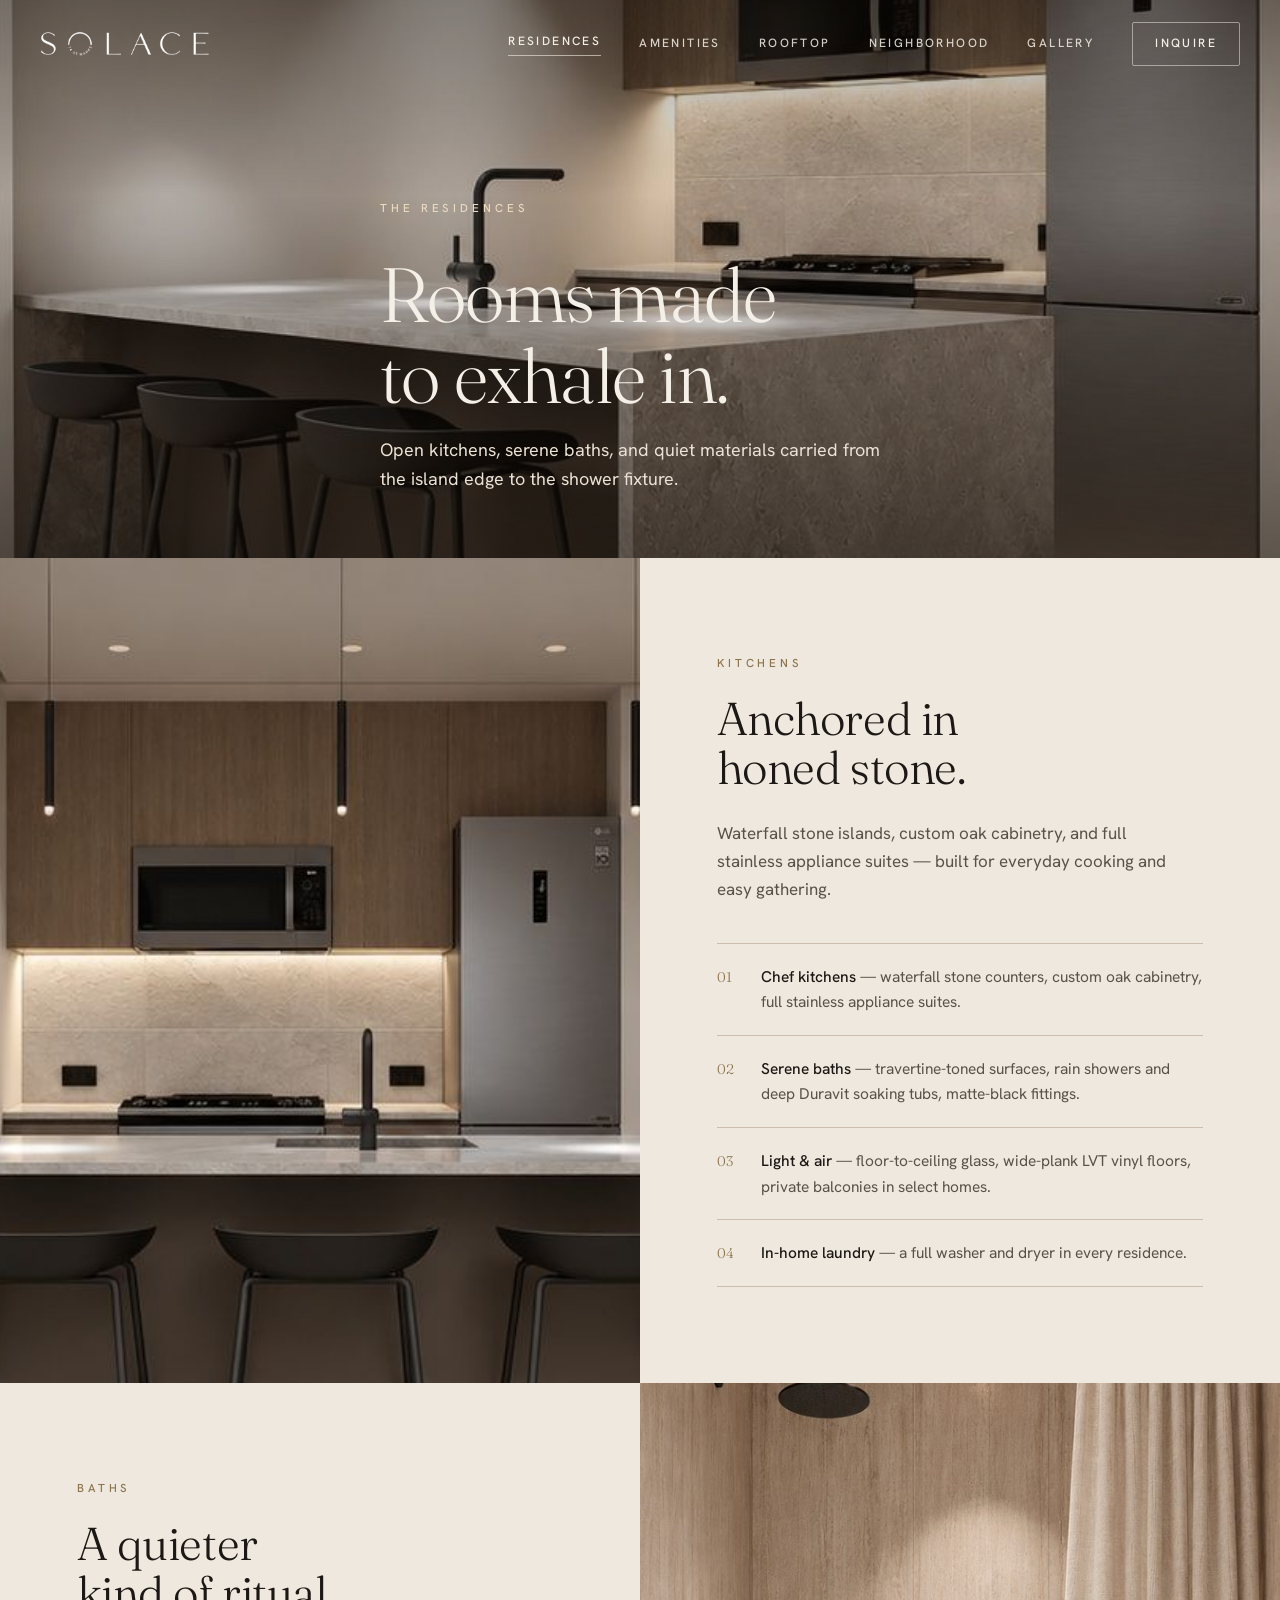
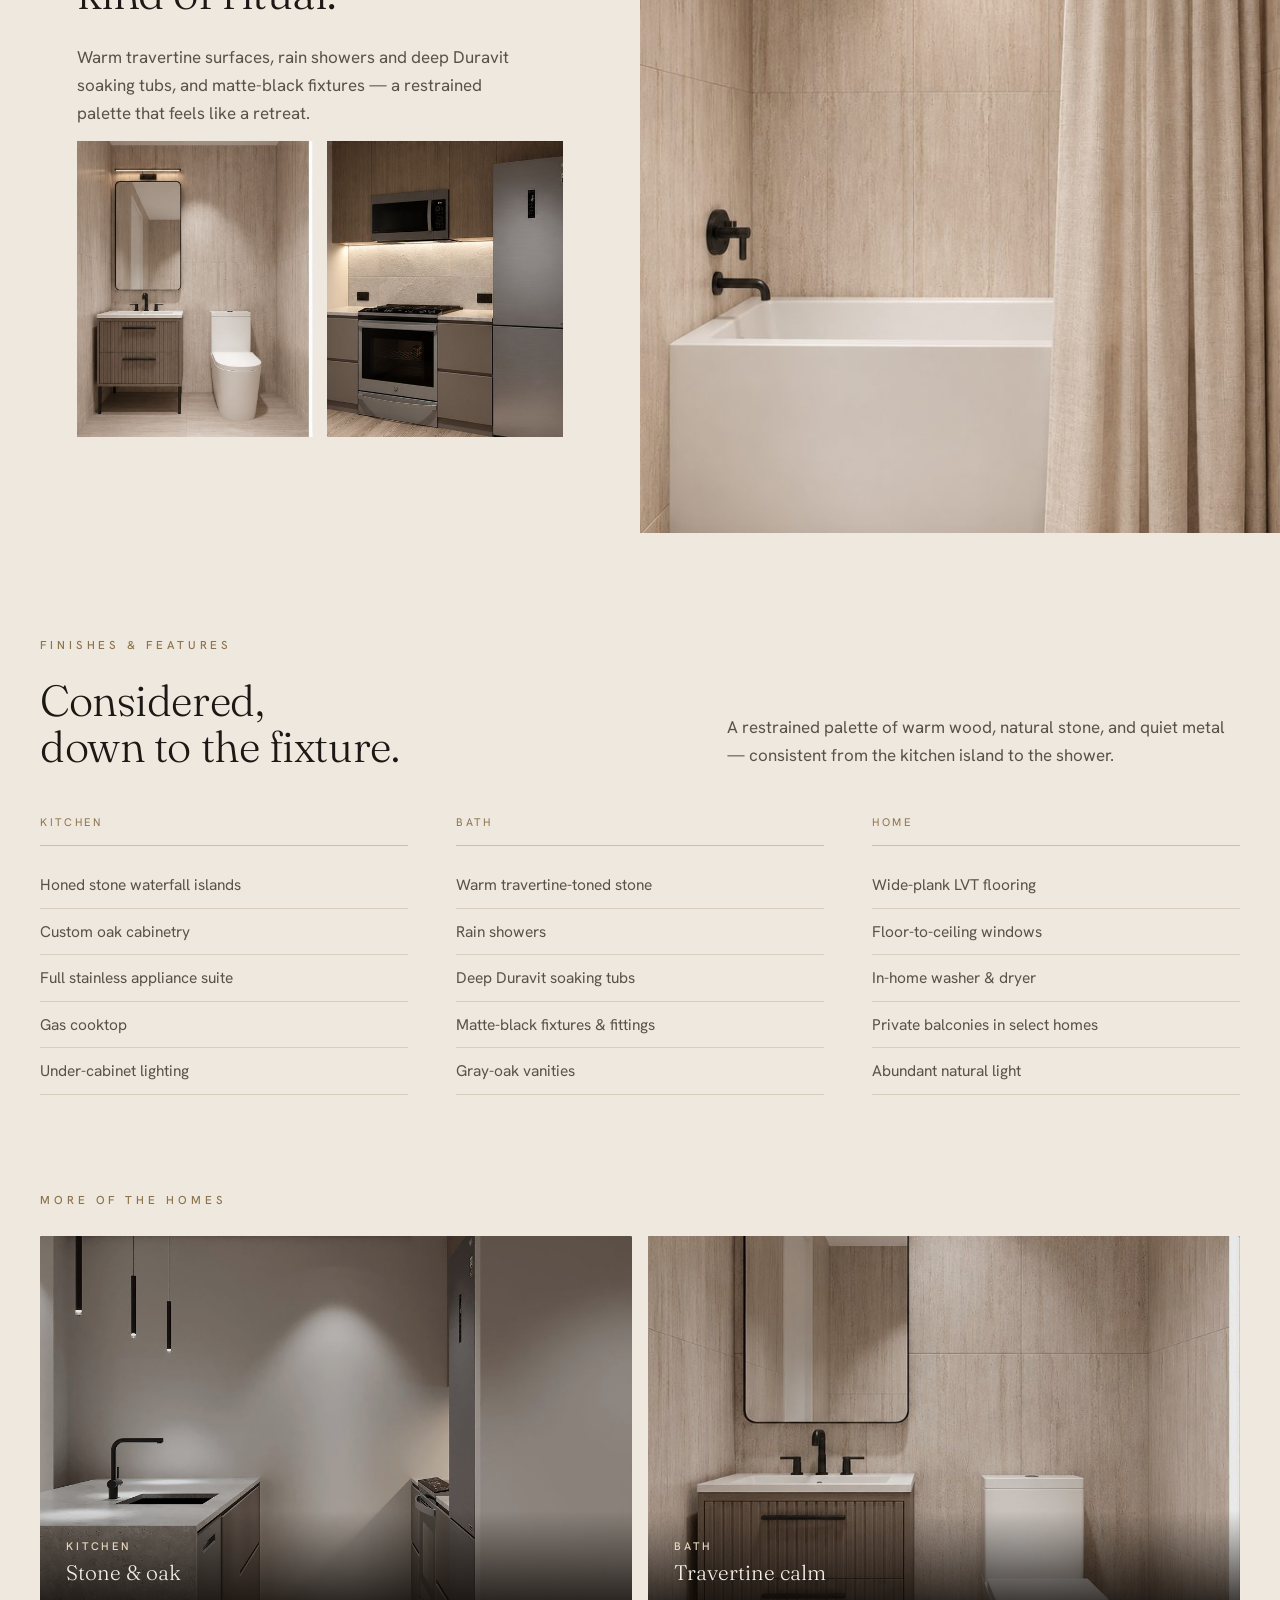
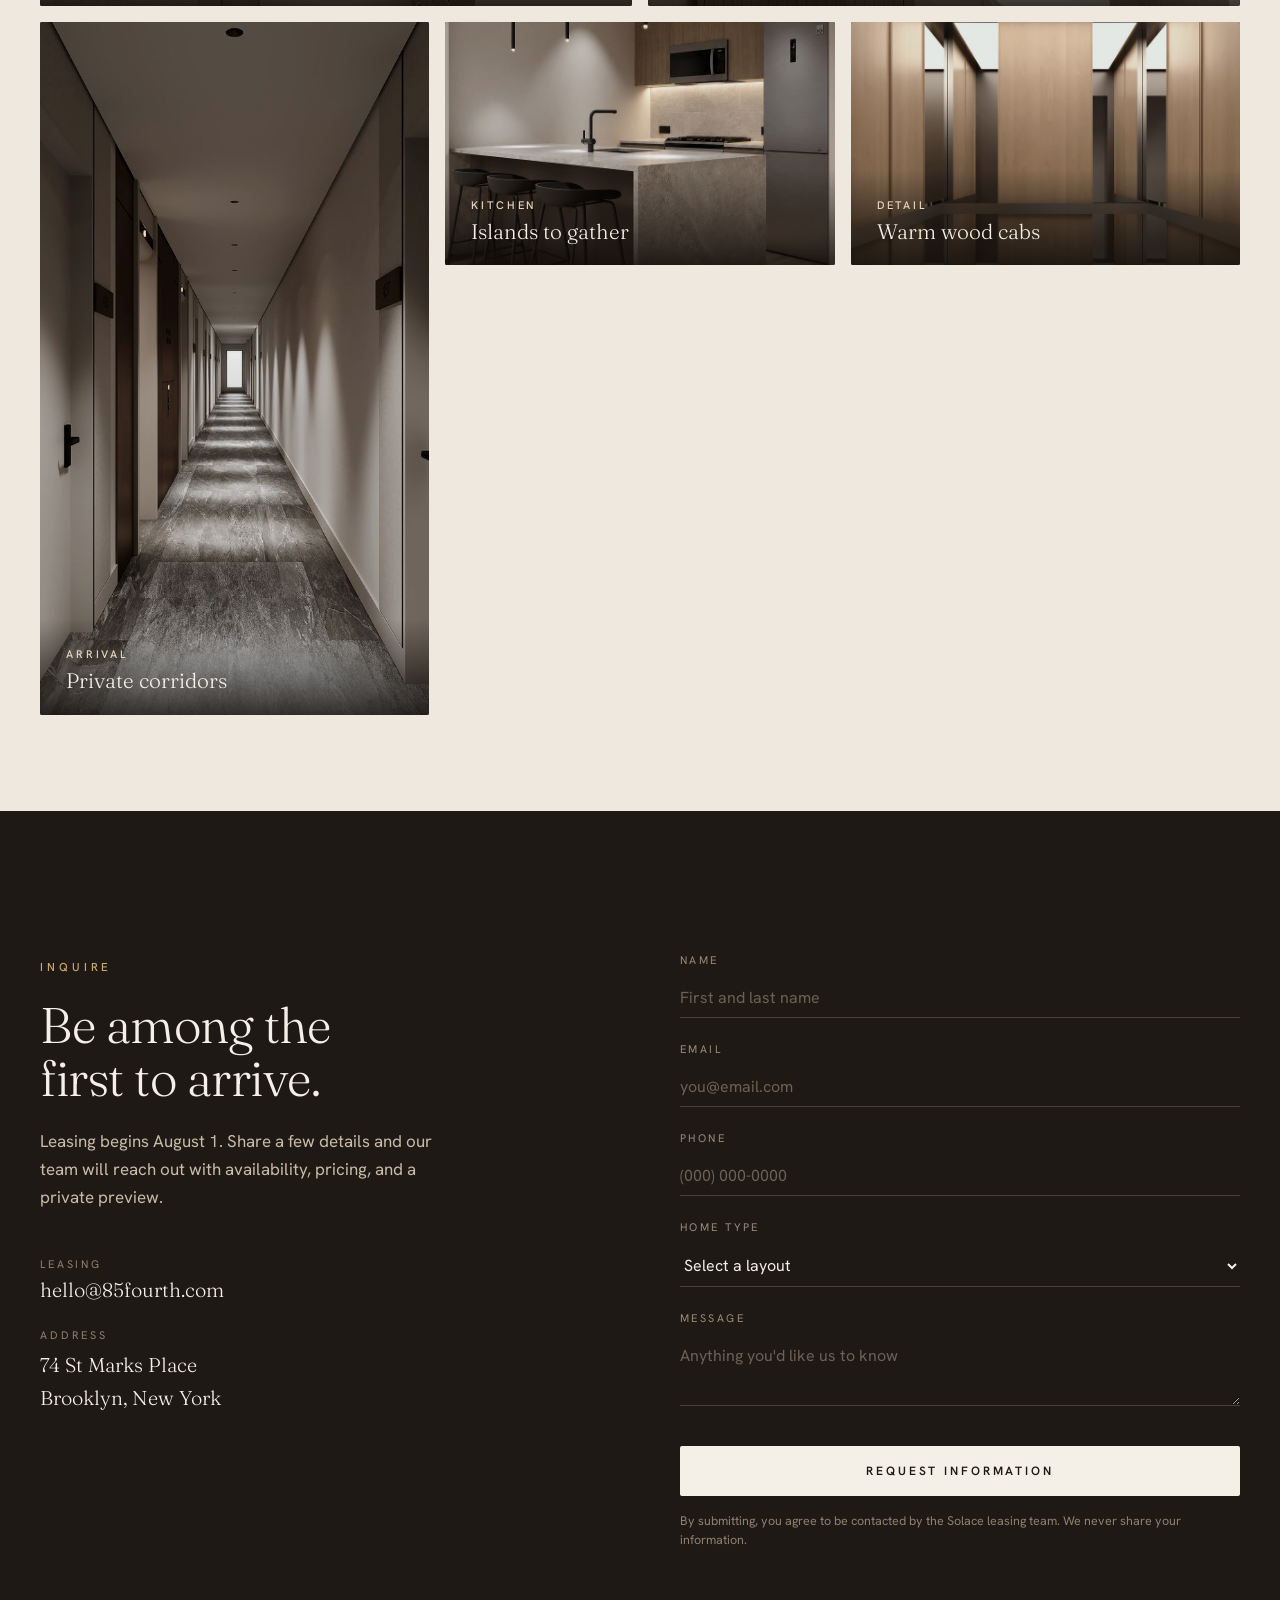
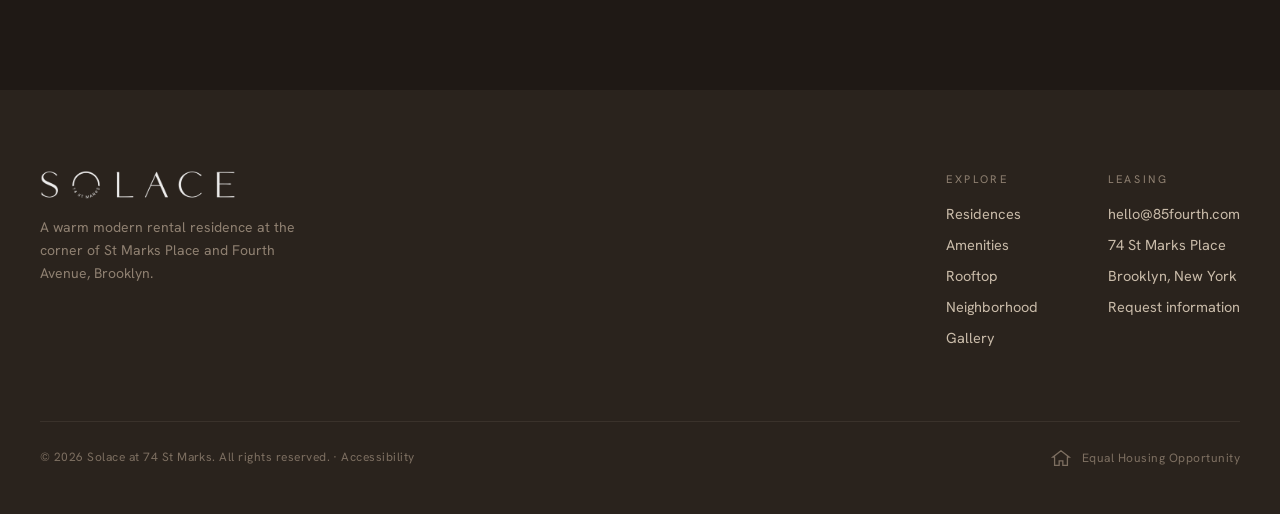
<file: residences.html>
<!DOCTYPE html>
<html lang="en">
<head>
<meta charset="UTF-8">
<meta name="viewport" content="width=device-width, initial-scale=1.0">
<title>Residences &middot; SOLACE</title>
<meta name="description" content="Chef kitchens, spa-inspired baths with Duravit tubs, and calm, light-filled rental homes at Solace, 74 St Marks.">
<link rel="preconnect" href="https://fonts.googleapis.com">
<link rel="preconnect" href="https://fonts.gstatic.com" crossorigin>
<link href="https://fonts.googleapis.com/css2?family=Fraunces:ital,opsz,wght@0,9..144,300;0,9..144,400;0,9..144,500;1,9..144,300&family=Hanken+Grotesk:wght@300;400;500;600&display=swap" rel="stylesheet">
<script>document.documentElement.classList.add('js');</script>
<link rel="stylesheet" href="assets/style.css">
</head>
<body>
<header class="nav" id="nav">
  <a href="/" aria-label="Solace home"><img class="nav-logo" src="assets/logo.png" alt="Solace"></a>
  <button class="nav-toggle" id="navToggle" aria-label="Menu" aria-expanded="false"><span></span><span></span><span></span></button>
  <nav class="nav-links" id="navLinks">
    <a class="nlink active" href="/residences">Residences</a>
    <a class="nlink" href="/amenities">Amenities</a>
    <a class="nlink" href="/rooftop">Rooftop</a>
    <a class="nlink" href="/neighborhood">Neighborhood</a>
    <a class="nlink" href="/gallery">Gallery</a>
    <a class="nav-cta" href="#inquire">Inquire</a>
  </nav>
</header>
<section class="page-hero">
  <img src="assets/kitchen-1.jpg" alt="Solace residence kitchen">
  <div class="scrim"></div>
  <div class="wrap"><div class="ph-inner">
    <span class="label eyebrow">The Residences</span>
    <h1>Rooms made<br>to exhale in.</h1>
    <p class="ph-sub">Open kitchens, serene baths, and quiet materials carried from the island edge to the shower fixture.</p>
  </div></div>
</section>
<section id="residences">
  <div class="split">
    <div class="col-media"><img src="assets/kitchen-2.jpg" alt="Residence kitchen with peninsula seating"></div>
    <div class="col-text reveal">
      <span class="label eyebrow">Kitchens</span>
      <h2 style="font-size:clamp(30px,3.6vw,48px)">Anchored in<br>honed stone.</h2>
      <p style="margin-top:26px;color:var(--ink-soft);max-width:460px">Waterfall stone islands, custom oak cabinetry, and full stainless appliance suites &mdash; built for everyday cooking and easy gathering.</p>
      <ul class="feature-list">
        <li><span class="n serif">01</span><span class="t"><b>Chef kitchens</b> — waterfall stone counters, custom oak cabinetry, full stainless appliance suites.</span></li>
        <li><span class="n serif">02</span><span class="t"><b>Serene baths</b> — travertine-toned surfaces, rain showers and deep Duravit soaking tubs, matte-black fittings.</span></li>
        <li><span class="n serif">03</span><span class="t"><b>Light &amp; air</b> — floor-to-ceiling glass, wide-plank LVT vinyl floors, private balconies in select homes.</span></li>
        <li><span class="n serif">04</span><span class="t"><b>In-home laundry</b> — a full washer and dryer in every residence.</span></li>
      </ul>
    </div>
  </div>
  <div class="split rev">
    <div class="col-media"><img src="assets/bath-1.jpg" alt="Bathroom with soaking tub and rain shower"></div>
    <div class="col-text reveal">
      <span class="label eyebrow">Baths</span>
      <h2 style="font-size:clamp(30px,3.6vw,48px)">A quieter<br>kind of ritual.</h2>
      <p style="margin-top:26px;color:var(--ink-soft);max-width:460px">Warm travertine surfaces, rain showers and deep Duravit soaking tubs, and matte-black fixtures &mdash; a restrained palette that feels like a retreat.</p>
      <div class="duo"><img src="assets/bath-2.jpg" alt="Powder room with gray-oak vanity"><img src="assets/kitchen-3.jpg" alt="Kitchen detail"></div>
    </div>
  </div>
</section>

<section class="band-tight">
  <div class="wrap">
    <div class="amen-head" style="margin-bottom:44px">
      <div class="reveal"><span class="label eyebrow">Finishes &amp; Features</span><h2 style="font-size:clamp(28px,3.4vw,44px);color:var(--ink)">Considered,<br>down to the fixture.</h2></div>
      <p class="reveal d1" style="color:var(--ink-soft);max-width:500px">A restrained palette of warm wood, natural stone, and quiet metal &mdash; consistent from the kitchen island to the shower.</p>
    </div>
    <div class="specs reveal d1">
      <div class="spec-col">
        <div class="sh">Kitchen</div>
        <ul><li>Honed stone waterfall islands</li><li>Custom oak cabinetry</li><li>Full stainless appliance suite</li><li>Gas cooktop</li><li>Under-cabinet lighting</li></ul>
      </div>
      <div class="spec-col">
        <div class="sh">Bath</div>
        <ul><li>Warm travertine-toned stone</li><li>Rain showers</li><li>Deep Duravit soaking tubs</li><li>Matte-black fixtures &amp; fittings</li><li>Gray-oak vanities</li></ul>
      </div>
      <div class="spec-col">
        <div class="sh">Home</div>
        <ul><li>Wide-plank LVT flooring</li><li>Floor-to-ceiling windows</li><li>In-home washer &amp; dryer</li><li>Private balconies in select homes</li><li>Abundant natural light</li></ul>
      </div>
    </div>
  </div>
</section>

<section class="band-tight" style="padding-top:0">
  <div class="wrap">
    <span class="label eyebrow reveal" style="display:block;margin-bottom:26px">More of the homes</span>
    <div class="grid">
      <div class="card c-6 a1 reveal"><img src="assets/kitchen-4.jpg" alt="Kitchen"><div class="cap"><div class="k">Kitchen</div><div class="d">Stone &amp; oak</div></div></div>
      <div class="card c-6 a1 reveal d1"><img src="assets/bath-2.jpg" alt="Powder room"><div class="cap"><div class="k">Bath</div><div class="d">Travertine calm</div></div></div>
      <div class="card c-4 a-portrait tall reveal"><img src="assets/corridor.jpg" alt="Residential corridor"><div class="cap"><div class="k">Arrival</div><div class="d">Private corridors</div></div></div>
      <div class="card c-4 a1 reveal d1"><img src="assets/kitchen-1.jpg" alt="Kitchen"><div class="cap"><div class="k">Kitchen</div><div class="d">Islands to gather</div></div></div>
      <div class="card c-4 a1 reveal d2"><img src="assets/elevator.jpg" alt="Elevator cab"><div class="cap"><div class="k">Detail</div><div class="d">Warm wood cabs</div></div></div>
    </div>
  </div>
</section>

<section class="inquire band" id="inquire">
  <div class="wrap inq-grid">
    <div class="reveal">
      <span class="label eyebrow">Inquire</span>
      <h2>Be among the<br>first to arrive.</h2>
      <p class="isub">Leasing begins August 1. Share a few details and our team will reach out with availability, pricing, and a private preview.</p>
      <div class="inq-contact">
        <div class="row"><div class="ck">Leasing</div><a class="cv" href="mailto:hello@85fourth.com">hello@85fourth.com</a></div>
        <div class="row"><div class="ck">Address</div><div class="cv">74 St Marks Place<br>Brooklyn, New York</div></div>
      </div>
    </div>
    <div class="reveal d1">
      <form id="inqForm" action="https://api.web3forms.com/submit" method="POST" novalidate>
        <input type="hidden" name="access_key" value="5b5dbd8f-c465-46d2-8b11-d00d3d6fc009">
        <input type="hidden" name="subject" value="New inquiry — Solace at 74 St Marks">
        <input type="hidden" name="from_name" value="Solace 74 St Marks website">
        <input type="checkbox" name="botcheck" style="display:none" tabindex="-1" autocomplete="off">
        <div class="field"><label for="fname">Name</label><input id="fname" name="name" type="text" placeholder="First and last name" required></div>
        <div class="field"><label for="femail">Email</label><input id="femail" name="email" type="email" placeholder="you@email.com" required></div>
        <div class="field"><label for="fphone">Phone</label><input id="fphone" name="phone" type="tel" placeholder="(000) 000-0000"></div>
        <div class="field"><label for="flayout">Home type</label>
          <select id="flayout" name="layout"><option value="">Select a layout</option><option>Studio</option><option>One bedroom</option><option>Two bedroom</option><option>Three bedroom</option><option>Not sure yet</option></select>
        </div>
        <div class="field"><label for="fmsg">Message</label><textarea id="fmsg" name="message" placeholder="Anything you'd like us to know"></textarea></div>
        <button class="btn" type="submit">Request information</button>
        <p class="form-note">By submitting, you agree to be contacted by the Solace leasing team. We never share your information.</p>
      </form>
      <div class="form-done" id="formDone">
        <div class="serif">Thank you &mdash; we'll be in touch.</div>
        <p>Your inquiry has reached the Solace leasing team. Expect to hear from us shortly with availability and next steps.</p>
      </div>
    </div>
  </div>
</section>
<footer>
  <div class="wrap">
    <div class="foot-top">
      <div>
        <img class="foot-logo" src="assets/logo.png" alt="Solace">
        <p style="margin-top:16px;max-width:280px;font-size:14px;color:#8f8071">A warm modern rental residence at the corner of St Marks Place and Fourth Avenue, Brooklyn.</p>
      </div>
      <div class="foot-cols">
        <div class="foot-col">
          <div class="fh">Explore</div>
          <a href="/residences">Residences</a>
          <a href="/amenities">Amenities</a>
          <a href="/rooftop">Rooftop</a>
          <a href="/neighborhood">Neighborhood</a>
          <a href="/gallery">Gallery</a>
        </div>
        <div class="foot-col">
          <div class="fh">Leasing</div>
          <a href="mailto:hello@85fourth.com">hello@85fourth.com</a>
          <p>74 St Marks Place</p>
          <p>Brooklyn, New York</p>
          <a href="#inquire">Request information</a>
        </div>
      </div>
    </div>
    <div class="foot-bottom">
      <div>&copy; 2026 Solace at 74 St Marks. All rights reserved. &middot; <a href="/accessibility" style="color:inherit">Accessibility</a></div>
      <div class="eho"><svg viewBox="0 0 24 24" aria-hidden="true"><path d="M12 3 3 10h2v9h5v-5h4v5h5v-9h2z"/></svg><span>Equal Housing Opportunity</span></div>
    </div>
  </div>
</footer>
<script src="assets/site.js"></script>
</body></html>
</file>
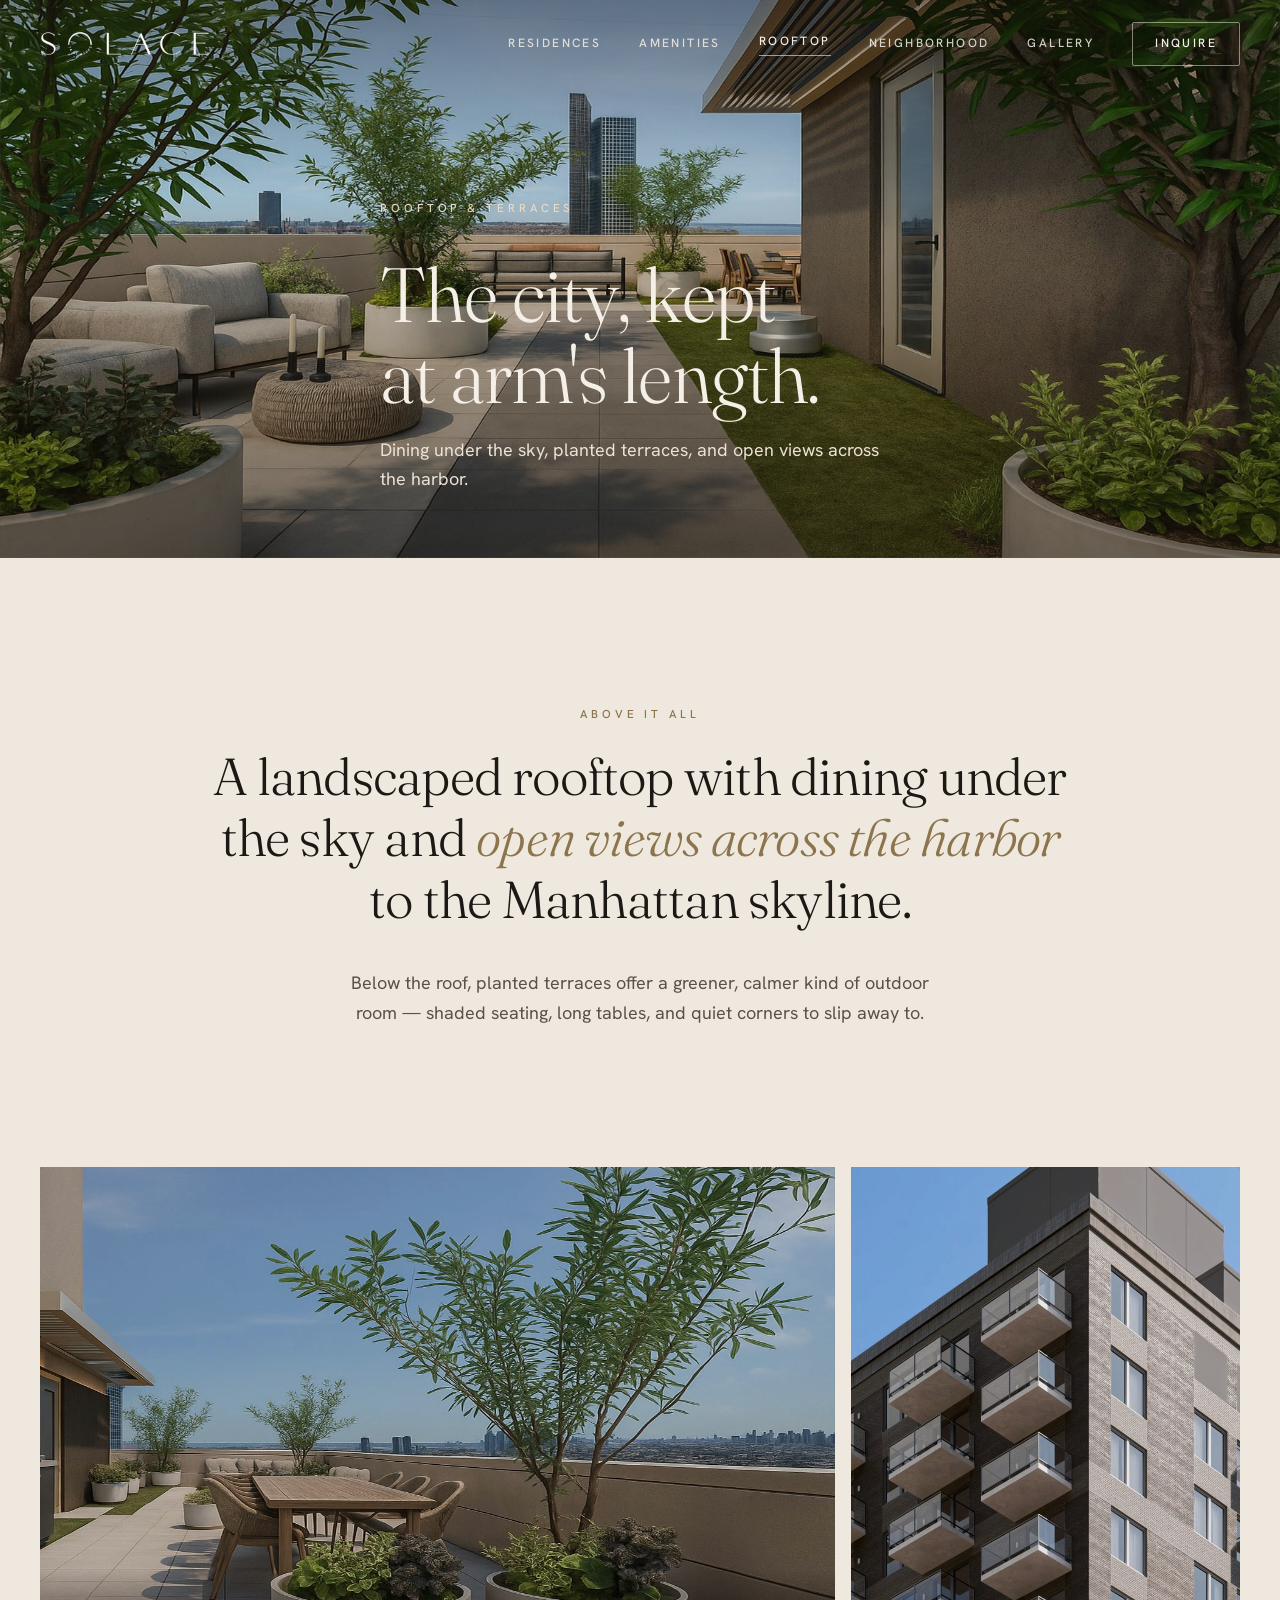
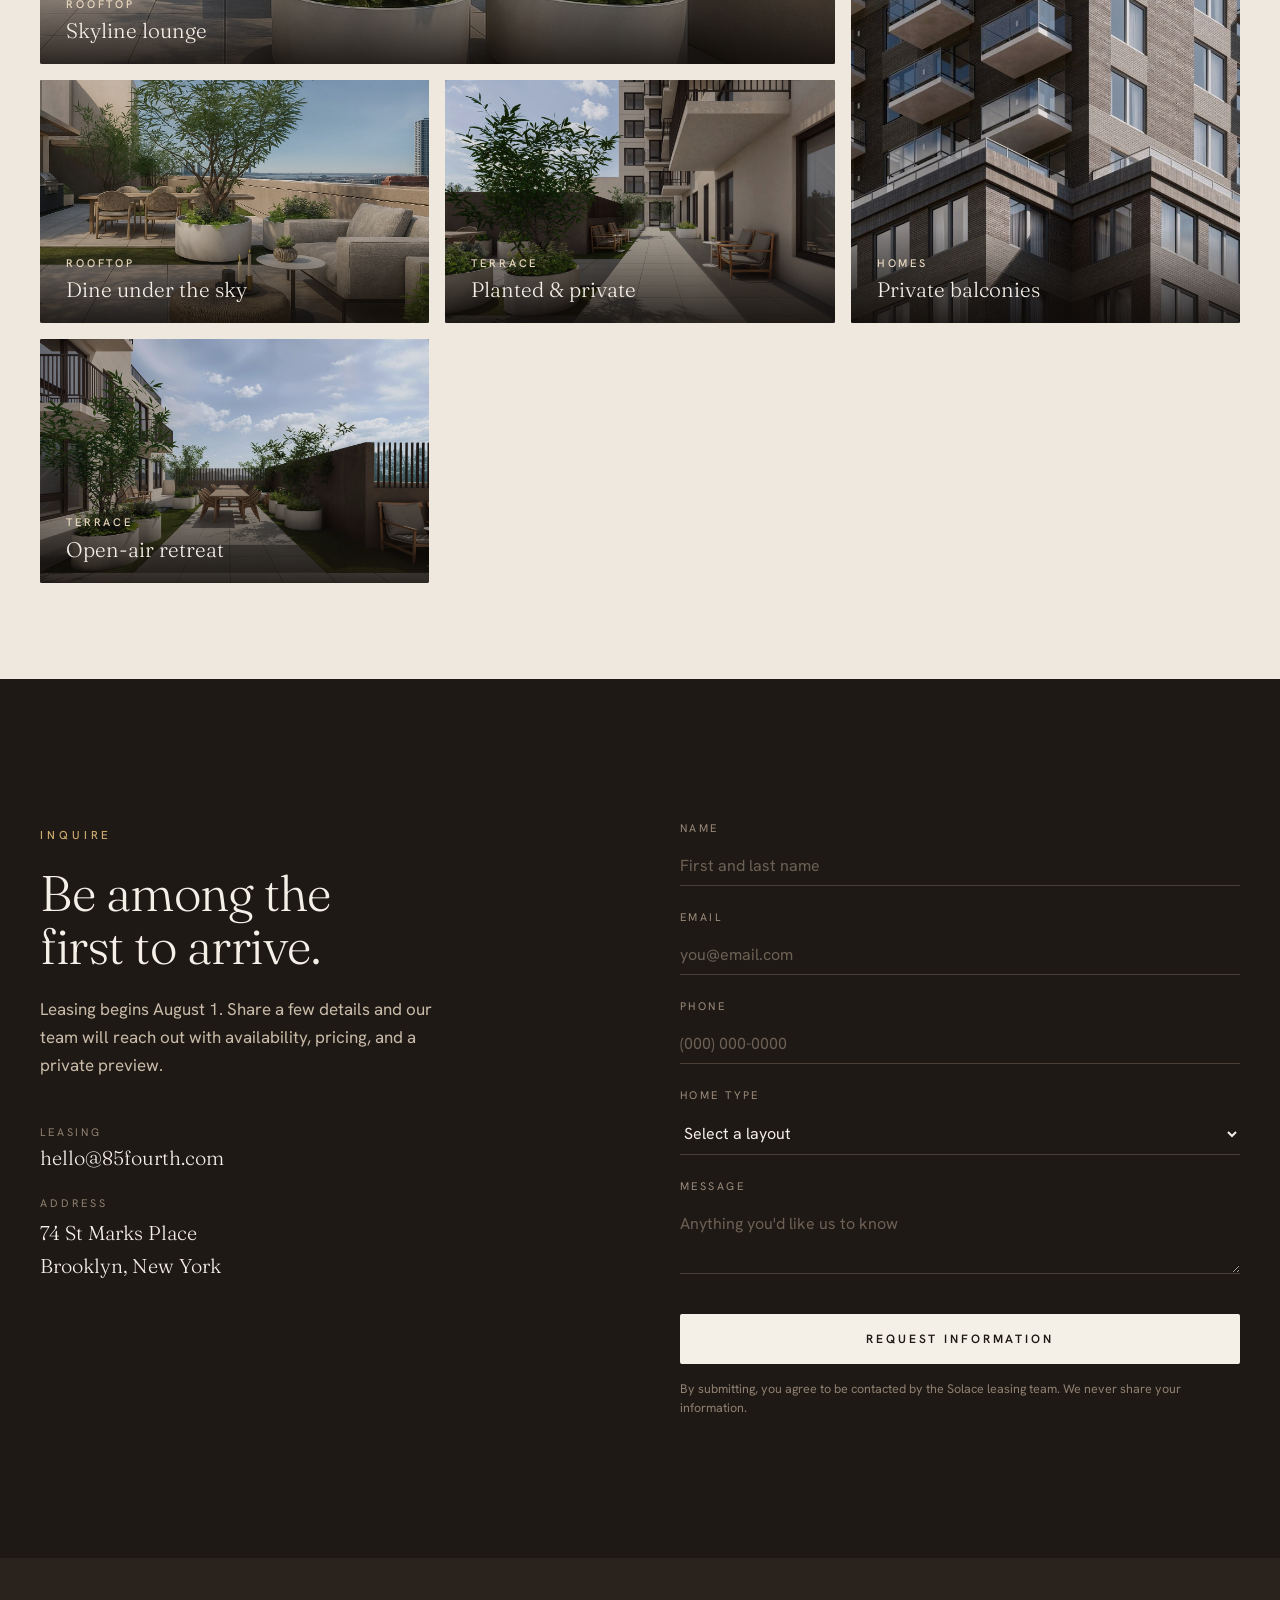
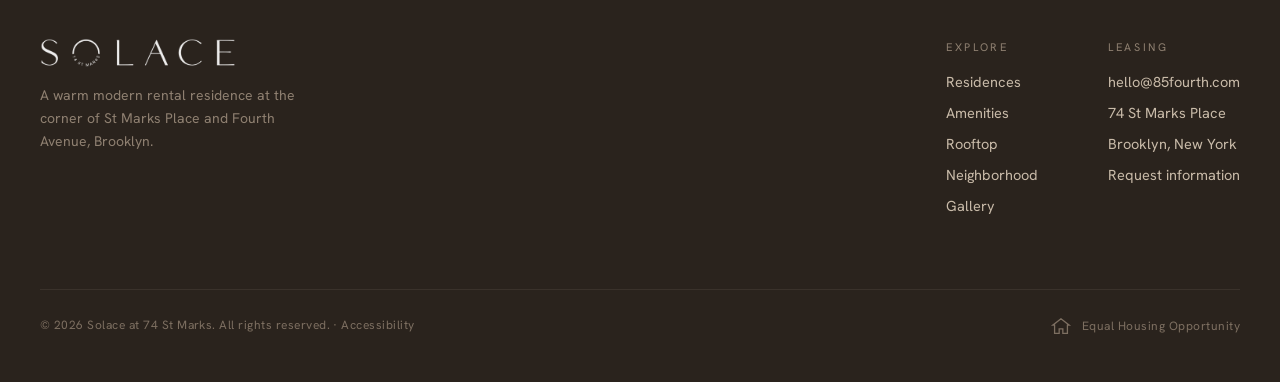
<file: rooftop.html>
<!DOCTYPE html>
<html lang="en">
<head>
<meta charset="UTF-8">
<meta name="viewport" content="width=device-width, initial-scale=1.0">
<title>Rooftop &middot; SOLACE</title>
<meta name="description" content="A landscaped rooftop and planted terraces at Solace, with open views to the Manhattan skyline.">
<link rel="preconnect" href="https://fonts.googleapis.com">
<link rel="preconnect" href="https://fonts.gstatic.com" crossorigin>
<link href="https://fonts.googleapis.com/css2?family=Fraunces:ital,opsz,wght@0,9..144,300;0,9..144,400;0,9..144,500;1,9..144,300&family=Hanken+Grotesk:wght@300;400;500;600&display=swap" rel="stylesheet">
<script>document.documentElement.classList.add('js');</script>
<link rel="stylesheet" href="assets/style.css">
</head>
<body>
<header class="nav" id="nav">
  <a href="/" aria-label="Solace home"><img class="nav-logo" src="assets/logo.png" alt="Solace"></a>
  <button class="nav-toggle" id="navToggle" aria-label="Menu" aria-expanded="false"><span></span><span></span><span></span></button>
  <nav class="nav-links" id="navLinks">
    <a class="nlink" href="/residences">Residences</a>
    <a class="nlink" href="/amenities">Amenities</a>
    <a class="nlink active" href="/rooftop">Rooftop</a>
    <a class="nlink" href="/neighborhood">Neighborhood</a>
    <a class="nlink" href="/gallery">Gallery</a>
    <a class="nav-cta" href="#inquire">Inquire</a>
  </nav>
</header>
<section class="page-hero">
  <img src="assets/rooftop-2.jpg" alt="Solace rooftop terrace">
  <div class="scrim"></div>
  <div class="wrap"><div class="ph-inner">
    <span class="label eyebrow">Rooftop &amp; Terraces</span>
    <h1>The city, kept<br>at arm's length.</h1>
    <p class="ph-sub">Dining under the sky, planted terraces, and open views across the harbor.</p>
  </div></div>
</section>
<section class="band" id="rooftop">
  <div class="wrap statement">
    <span class="label eyebrow reveal">Above it all</span>
    <h2 class="lead reveal d1">A landscaped rooftop with dining under the sky and <em>open views across the harbor</em> to the Manhattan skyline.</h2>
    <p class="body reveal d2">Below the roof, planted terraces offer a greener, calmer kind of outdoor room &mdash; shaded seating, long tables, and quiet corners to slip away to.</p>
  </div>
</section>
<section class="band-tight" style="padding-top:0">
  <div class="wrap">
    <div class="grid">
      <div class="card c-8 a1 reveal"><img src="assets/rooftop-3.jpg" alt="Rooftop skyline lounge"><div class="cap"><div class="k">Rooftop</div><div class="d">Skyline lounge</div></div></div>
      <div class="card c-4 a-portrait tall reveal d1"><img src="assets/ext-balcony.jpg" alt="Private balcony"><div class="cap"><div class="k">Homes</div><div class="d">Private balconies</div></div></div>
      <div class="card c-4 a1 reveal"><img src="assets/rooftop-dine.jpg" alt="Rooftop dining"><div class="cap"><div class="k">Rooftop</div><div class="d">Dine under the sky</div></div></div>
      <div class="card c-4 a1 reveal d1"><img src="assets/terrace.jpg" alt="Garden terrace"><div class="cap"><div class="k">Terrace</div><div class="d">Planted &amp; private</div></div></div>
      <div class="card c-4 a1 reveal d2"><img src="assets/terrace-2.jpg" alt="Landscaped terrace"><div class="cap"><div class="k">Terrace</div><div class="d">Open-air retreat</div></div></div>
    </div>
  </div>
</section>

<section class="inquire band" id="inquire">
  <div class="wrap inq-grid">
    <div class="reveal">
      <span class="label eyebrow">Inquire</span>
      <h2>Be among the<br>first to arrive.</h2>
      <p class="isub">Leasing begins August 1. Share a few details and our team will reach out with availability, pricing, and a private preview.</p>
      <div class="inq-contact">
        <div class="row"><div class="ck">Leasing</div><a class="cv" href="mailto:hello@85fourth.com">hello@85fourth.com</a></div>
        <div class="row"><div class="ck">Address</div><div class="cv">74 St Marks Place<br>Brooklyn, New York</div></div>
      </div>
    </div>
    <div class="reveal d1">
      <form id="inqForm" action="https://api.web3forms.com/submit" method="POST" novalidate>
        <input type="hidden" name="access_key" value="5b5dbd8f-c465-46d2-8b11-d00d3d6fc009">
        <input type="hidden" name="subject" value="New inquiry — Solace at 74 St Marks">
        <input type="hidden" name="from_name" value="Solace 74 St Marks website">
        <input type="checkbox" name="botcheck" style="display:none" tabindex="-1" autocomplete="off">
        <div class="field"><label for="fname">Name</label><input id="fname" name="name" type="text" placeholder="First and last name" required></div>
        <div class="field"><label for="femail">Email</label><input id="femail" name="email" type="email" placeholder="you@email.com" required></div>
        <div class="field"><label for="fphone">Phone</label><input id="fphone" name="phone" type="tel" placeholder="(000) 000-0000"></div>
        <div class="field"><label for="flayout">Home type</label>
          <select id="flayout" name="layout"><option value="">Select a layout</option><option>Studio</option><option>One bedroom</option><option>Two bedroom</option><option>Three bedroom</option><option>Not sure yet</option></select>
        </div>
        <div class="field"><label for="fmsg">Message</label><textarea id="fmsg" name="message" placeholder="Anything you'd like us to know"></textarea></div>
        <button class="btn" type="submit">Request information</button>
        <p class="form-note">By submitting, you agree to be contacted by the Solace leasing team. We never share your information.</p>
      </form>
      <div class="form-done" id="formDone">
        <div class="serif">Thank you &mdash; we'll be in touch.</div>
        <p>Your inquiry has reached the Solace leasing team. Expect to hear from us shortly with availability and next steps.</p>
      </div>
    </div>
  </div>
</section>
<footer>
  <div class="wrap">
    <div class="foot-top">
      <div>
        <img class="foot-logo" src="assets/logo.png" alt="Solace">
        <p style="margin-top:16px;max-width:280px;font-size:14px;color:#8f8071">A warm modern rental residence at the corner of St Marks Place and Fourth Avenue, Brooklyn.</p>
      </div>
      <div class="foot-cols">
        <div class="foot-col">
          <div class="fh">Explore</div>
          <a href="/residences">Residences</a>
          <a href="/amenities">Amenities</a>
          <a href="/rooftop">Rooftop</a>
          <a href="/neighborhood">Neighborhood</a>
          <a href="/gallery">Gallery</a>
        </div>
        <div class="foot-col">
          <div class="fh">Leasing</div>
          <a href="mailto:hello@85fourth.com">hello@85fourth.com</a>
          <p>74 St Marks Place</p>
          <p>Brooklyn, New York</p>
          <a href="#inquire">Request information</a>
        </div>
      </div>
    </div>
    <div class="foot-bottom">
      <div>&copy; 2026 Solace at 74 St Marks. All rights reserved. &middot; <a href="/accessibility" style="color:inherit">Accessibility</a></div>
      <div class="eho"><svg viewBox="0 0 24 24" aria-hidden="true"><path d="M12 3 3 10h2v9h5v-5h4v5h5v-9h2z"/></svg><span>Equal Housing Opportunity</span></div>
    </div>
  </div>
</footer>
<script src="assets/site.js"></script>
</body></html>
</file>
<file: assets/style.css>
:root{
  --paper:#EFE8DE;
  --paper-2:#E6DDD0;
  --espresso:#1F1915;
  --espresso-2:#2A231D;
  --ink:#1C1815;
  --ink-soft:#5A5148;
  --line:#CDBEAB;
  --line-soft:#D9CDBD;
  --brass:#8C744C;
  --bone:#F4EFE7;
  --shadow:0 30px 70px -40px rgba(40,30,20,.5);
}
*{margin:0;padding:0;box-sizing:border-box}
html{scroll-behavior:smooth}
body{
  background:var(--paper);
  color:var(--ink);
  font-family:"Hanken Grotesk",system-ui,-apple-system,sans-serif;
  font-weight:400;
  font-size:17px;
  line-height:1.65;
  -webkit-font-smoothing:antialiased;
  overflow-x:hidden;
}
::selection{background:var(--espresso);color:var(--bone)}
img{display:block;max-width:100%}
a{color:inherit;text-decoration:none}

.serif{font-family:"Fraunces",Georgia,serif;font-weight:300;font-optical-sizing:auto}
.label{font-size:11.5px;font-weight:500;text-transform:uppercase;letter-spacing:.34em;color:var(--brass);}
h1,h2,h3{font-family:"Fraunces",Georgia,serif;font-weight:300;line-height:1.06;letter-spacing:-.01em}
.eyebrow{display:inline-block;margin-bottom:22px}

.wrap{max-width:1280px;margin:0 auto;padding:0 40px}
section{position:relative}
.band{padding:140px 0}
.band-tight{padding:96px 0}
.divider{height:1px;background:var(--line);border:0;max-width:1280px;margin:0 auto}

header.nav{position:fixed;top:0;left:0;right:0;z-index:60;display:flex;align-items:center;justify-content:space-between;padding:22px 40px;transition:background .5s ease,padding .5s ease,box-shadow .5s ease;}
header.nav.solid{background:rgba(239,232,222,.9);backdrop-filter:blur(14px);padding:15px 40px;box-shadow:0 1px 0 var(--line-soft);}
.nav-logo{height:26px;width:auto;filter:brightness(0) invert(1);transition:filter .5s ease,height .5s ease}
header.nav.solid .nav-logo{filter:none;height:23px}
.nav-links{display:flex;align-items:center;gap:38px}
.nav-links a.nlink{font-size:12px;text-transform:uppercase;letter-spacing:.2em;font-weight:500;color:var(--bone);opacity:.85;transition:opacity .3s,color .5s;}
header.nav.solid .nav-links a.nlink{color:var(--ink)}
.nav-links a.nlink:hover{opacity:1}
.nav-cta{font-size:12px;text-transform:uppercase;letter-spacing:.2em;font-weight:500;color:var(--bone);border:1px solid rgba(244,239,231,.5);padding:11px 22px;border-radius:2px;transition:all .4s ease;}
header.nav.solid .nav-cta{color:var(--ink);border-color:var(--ink)}
.nav-cta:hover{background:var(--bone);color:var(--espresso);border-color:var(--bone)}
header.nav.solid .nav-cta:hover{background:var(--espresso);color:var(--bone);border-color:var(--espresso)}
.nav-toggle{display:none}

.hero{height:100vh;min-height:640px;position:relative;overflow:hidden;display:flex;align-items:center;justify-content:center}
.hero-img{position:absolute;inset:0;width:100%;height:100%;object-fit:cover;object-position:center 30%;transform:scale(1.06);animation:heroZoom 18s ease-out forwards}
@keyframes heroZoom{to{transform:scale(1)}}
.hero-scrim{position:absolute;inset:0;background:linear-gradient(to bottom, rgba(20,15,10,.42) 0%, rgba(20,15,10,.05) 26%, rgba(20,15,10,.12) 60%, rgba(20,15,10,.62) 100%);}
.hero-inner{position:relative;z-index:3;text-align:center;color:var(--bone);padding:0 24px;width:100%}
.hero-mark{width:min(560px,74vw);margin:0 auto;filter:brightness(0) invert(1) drop-shadow(0 2px 30px rgba(0,0,0,.35));opacity:0;transform:translateY(18px);animation:rise 1.3s .3s cubic-bezier(.2,.7,.2,1) forwards}
.hero-sub{margin-top:30px;display:flex;flex-direction:column;align-items:center;gap:14px;opacity:0;transform:translateY(18px);animation:rise 1.3s .7s cubic-bezier(.2,.7,.2,1) forwards}
.hero-loc{font-size:13px;letter-spacing:.42em;text-transform:uppercase;font-weight:500}
.hero-rule{width:1px;height:34px;background:linear-gradient(rgba(244,239,231,.7),transparent)}
.hero-lease{font-family:"Fraunces",serif;font-weight:300;font-style:italic;font-size:19px;letter-spacing:.02em;opacity:.95}
@keyframes rise{to{opacity:1;transform:translateY(0)}}
.scrollcue{position:absolute;left:50%;bottom:30px;transform:translateX(-50%);z-index:3;font-size:10px;letter-spacing:.3em;text-transform:uppercase;color:var(--bone);opacity:0;animation:fadein 1s 1.6s forwards;display:flex;flex-direction:column;align-items:center;gap:10px}
.scrollcue .dot{width:1px;height:44px;background:rgba(244,239,231,.5);position:relative;overflow:hidden}
.scrollcue .dot::after{content:"";position:absolute;top:-44px;left:0;width:1px;height:44px;background:var(--bone);animation:drop 2.4s 2s ease-in-out infinite}
@keyframes drop{0%{transform:translateY(0)}60%,100%{transform:translateY(88px)}}
@keyframes fadein{to{opacity:.85}}

.statement{text-align:center;max-width:960px;margin:0 auto}
.statement .lead{font-size:clamp(28px,4.4vw,52px);line-height:1.18;letter-spacing:-.015em;color:var(--ink)}
.statement .lead em{font-style:italic;color:var(--brass)}
.statement p.body{max-width:620px;margin:38px auto 0;color:var(--ink-soft);font-size:18px}

.split{display:grid;grid-template-columns:1fr 1fr;gap:0;align-items:stretch}
.split .col-media{position:relative;min-height:560px;overflow:hidden}
.split .col-media img{position:absolute;inset:0;width:100%;height:100%;object-fit:cover;transition:transform 1.2s ease}
.split .col-text{padding:96px clamp(40px,6vw,96px);display:flex;flex-direction:column;justify-content:center}
.split.rev .col-text{order:-1}
.feature-list{list-style:none;margin-top:40px;border-top:1px solid var(--line)}
.feature-list li{padding:20px 0;border-bottom:1px solid var(--line);display:flex;gap:18px;align-items:baseline}
.feature-list .n{font-family:"Fraunces",serif;font-size:14px;color:var(--brass);min-width:26px}
.feature-list .t{font-size:15.5px;color:var(--ink-soft)}
.feature-list .t b{color:var(--ink);font-weight:500}

.duo{display:grid;grid-template-columns:1fr 1fr;gap:14px;margin-top:14px}
.duo img{width:100%;height:100%;object-fit:cover;aspect-ratio:4/5}

.amen{background:var(--espresso);color:var(--bone)}
.amen .label{color:#C9A86E}
.amen h2{color:var(--bone)}
.amen .intro-body{color:#C9BBA9;max-width:560px}
.amen-head{display:grid;grid-template-columns:1.1fr .9fr;gap:60px;align-items:end;margin-bottom:70px}
.grid{display:grid;grid-template-columns:repeat(12,1fr);gap:16px}
.card{position:relative;overflow:hidden;border-radius:2px;background:#000}
.card img{width:100%;height:100%;object-fit:cover;transition:transform 1.1s cubic-bezier(.2,.7,.2,1);opacity:.92}
.card:hover img{transform:scale(1.05);opacity:1}
.card .cap{position:absolute;left:0;right:0;bottom:0;padding:26px 26px 22px;z-index:2;background:linear-gradient(to top,rgba(15,11,8,.82),transparent);}
.card .cap .k{font-size:11px;letter-spacing:.26em;text-transform:uppercase;color:#E9D9BF;font-weight:500}
.card .cap .d{font-family:"Fraunces",serif;font-weight:300;font-size:21px;color:var(--bone);margin-top:5px;line-height:1.15}
.card.tall{grid-row:span 2}
.c-6{grid-column:span 6}.c-5{grid-column:span 5}.c-7{grid-column:span 7}
.c-4{grid-column:span 4}.c-8{grid-column:span 8}.c-3{grid-column:span 3}
.card.tall img{min-height:100%}
.a1 img{aspect-ratio:16/10}
.a-portrait img{height:100%}

.conv{margin:64px auto 0;max-width:760px;padding-top:42px;border-top:1px solid #3a322b;text-align:center}
.conv p{font-family:"Fraunces",serif;font-weight:300;font-size:clamp(21px,2.5vw,30px);line-height:1.32;color:var(--bone);margin-top:16px}
.conv p b{font-weight:400;color:#E9D9BF}

.feature-full{height:88vh;min-height:560px;position:relative;overflow:hidden;display:flex;align-items:flex-end}
.feature-full img{position:absolute;inset:0;width:100%;height:100%;object-fit:cover}
.feature-full .scrim{position:absolute;inset:0;background:linear-gradient(to top,rgba(15,11,8,.7),transparent 55%)}
.feature-full .fcontent{position:relative;z-index:2;color:var(--bone);padding:0 0 90px;max-width:640px}
.feature-full .fcontent h2{color:var(--bone);font-size:clamp(30px,4.4vw,56px)}
.feature-full .fcontent p{margin-top:20px;color:#E4D7C6;font-size:18px;max-width:520px}

.hood{background:var(--paper-2)}
.hood-grid{display:grid;grid-template-columns:1fr 1fr;gap:70px;align-items:center}
.hood-media{position:relative;overflow:hidden;aspect-ratio:5/6}
.hood-media img{width:100%;height:100%;object-fit:cover}
.stats{display:grid;grid-template-columns:1fr 1fr;gap:0;margin-top:44px;border-top:1px solid var(--line)}
.stat{padding:26px 0;border-bottom:1px solid var(--line)}
.stat:nth-child(odd){border-right:1px solid var(--line);padding-right:24px}
.stat:nth-child(even){padding-left:24px}
.stat .v{font-family:"Fraunces",serif;font-size:34px;font-weight:300;line-height:1}
.stat .l{font-size:12.5px;letter-spacing:.14em;text-transform:uppercase;color:var(--ink-soft);margin-top:8px}

.inquire{background:var(--espresso);color:var(--bone)}
.inq-grid{display:grid;grid-template-columns:1fr 1fr;gap:80px}
.inquire .label{color:#C9A86E}
.inquire h2{color:var(--bone);font-size:clamp(30px,4vw,50px)}
.inquire .isub{color:#C9BBA9;margin-top:22px;max-width:400px}
.inq-contact{margin-top:44px;display:flex;flex-direction:column;gap:20px}
.inq-contact .row .ck{font-size:11px;letter-spacing:.26em;text-transform:uppercase;color:#8f8071}
.inq-contact .row .cv{font-family:"Fraunces",serif;font-size:20px;font-weight:300;margin-top:4px}
.inq-contact .row a.cv:hover{color:#E9D9BF}
form .field{margin-bottom:22px}
form label{display:block;font-size:11px;letter-spacing:.22em;text-transform:uppercase;color:#9a8b7b;margin-bottom:9px}
form input,form select,form textarea{width:100%;background:transparent;border:0;border-bottom:1px solid #4b4038;color:var(--bone);font-family:inherit;font-size:16px;padding:9px 0;transition:border-color .3s;}
form input::placeholder,form textarea::placeholder{color:#6d6055}
form input:focus,form select:focus,form textarea:focus{outline:none;border-color:#C9A86E}
form select option{color:#1c1815}
form textarea{resize:vertical;min-height:70px}
.btn{margin-top:10px;width:100%;background:var(--bone);color:var(--espresso);border:0;padding:17px;font-family:inherit;font-size:12px;letter-spacing:.24em;text-transform:uppercase;font-weight:600;cursor:pointer;border-radius:2px;transition:background .3s,transform .2s;}
.btn:hover{background:#C9A86E}
.btn:active{transform:translateY(1px)}
.form-note{font-size:12.5px;color:#8f8071;margin-top:16px;line-height:1.5}
.form-done{display:none;padding:40px 0}
.form-done.on{display:block}
.form-done .serif{font-size:28px;color:var(--bone)}
.form-done p{color:#C9BBA9;margin-top:12px}

footer{background:var(--espresso-2);color:#C9BBA9;padding:80px 0 44px}
.foot-top{display:flex;justify-content:space-between;align-items:flex-start;gap:40px;flex-wrap:wrap}
.foot-logo{height:30px;filter:brightness(0) invert(1);opacity:.92}
.foot-cols{display:flex;gap:70px;flex-wrap:wrap}
.foot-col .fh{font-size:11px;letter-spacing:.24em;text-transform:uppercase;color:#8f8071;margin-bottom:14px}
.foot-col a,.foot-col p{display:block;font-size:14.5px;color:#C9BBA9;margin-bottom:7px}
.foot-col a:hover{color:var(--bone)}
.foot-bottom{margin-top:64px;padding-top:26px;border-top:1px solid #3a322b;display:flex;justify-content:space-between;gap:20px;flex-wrap:wrap;font-size:12px;color:#7d6f61;letter-spacing:.04em}
.eho{display:flex;align-items:center;gap:10px}
.eho svg{width:22px;height:22px;fill:none;stroke:#7d6f61;stroke-width:1.4}

.reveal{transition:opacity 1s cubic-bezier(.2,.7,.2,1),transform 1s cubic-bezier(.2,.7,.2,1)}
.js .reveal{opacity:0;transform:translateY(22px)}
.reveal.in{opacity:1;transform:none}
.reveal.d1{transition-delay:.08s}.reveal.d2{transition-delay:.16s}.reveal.d3{transition-delay:.24s}.reveal.d4{transition-delay:.32s}

@media(max-width:1000px){
  .amen-head{grid-template-columns:1fr;gap:26px;align-items:start}
  .hood-grid,.inq-grid{grid-template-columns:1fr;gap:44px}
  .hood-media{aspect-ratio:16/11}
  .split{grid-template-columns:1fr}
  .split .col-media{min-height:70vw}
  .split.rev .col-text{order:0}
  .c-6,.c-5,.c-7,.c-4,.c-8,.c-3{grid-column:span 6}
  .card.tall{grid-row:span 1}
}
@media(max-width:720px){
  .wrap{padding:0 24px}
  header.nav,header.nav.solid{padding:16px 24px}
  .band{padding:88px 0}.band-tight{padding:64px 0}
  .nav-links{position:fixed;inset:0;background:var(--espresso);flex-direction:column;justify-content:center;gap:30px;transform:translateX(100%);transition:transform .5s ease;z-index:55}
  .nav-links.open{transform:none}
  .nav-links a.nlink{color:var(--bone);font-size:16px}
  header.nav.solid .nav-links a.nlink{color:var(--bone)}
  .nav-links .nav-cta{color:var(--bone);border-color:rgba(244,239,231,.5)}
  header.nav.solid .nav-links .nav-cta{color:var(--bone);border-color:rgba(244,239,231,.5)}
  .nav-toggle{display:flex;flex-direction:column;gap:5px;z-index:60;background:none;border:0;cursor:pointer;padding:6px}
  .nav-toggle span{width:26px;height:1.5px;background:var(--bone);transition:.4s}
  header.nav.solid .nav-toggle span{background:var(--ink)}
  .nav-toggle.open span{background:var(--bone)}
  .nav-toggle.open span:nth-child(1){transform:translateY(6.5px) rotate(45deg)}
  .nav-toggle.open span:nth-child(2){opacity:0}
  .nav-toggle.open span:nth-child(3){transform:translateY(-6.5px) rotate(-45deg)}
  .split .col-text{padding:60px 24px}
  .grid{grid-template-columns:repeat(6,1fr);gap:12px}
  .c-6,.c-5,.c-7,.c-4,.c-8,.c-3{grid-column:span 6}
  .a-portrait{grid-column:span 6}
  .stats .stat:nth-child(odd){border-right:0;padding-right:0}
  .stats .stat:nth-child(even){padding-left:0}
  .stats{grid-template-columns:1fr}
  .foot-top{flex-direction:column}
}
@media(prefers-reduced-motion:reduce){
  *{animation-duration:.001ms!important;animation-iteration-count:1!important;transition-duration:.001ms!important;scroll-behavior:auto!important}
  .hero-img{transform:none}
}

/* building stats + finishes */
.bstats{display:grid;grid-template-columns:repeat(4,1fr);border-top:1px solid var(--line)}
.bstat{padding:34px 22px;border-bottom:1px solid var(--line);text-align:center}
.bstat:not(:last-child){border-right:1px solid var(--line)}
.bstat .v{font-family:"Fraunces",serif;font-size:clamp(26px,2.8vw,40px);font-weight:300;line-height:1}
.bstat .l{font-size:12px;letter-spacing:.15em;text-transform:uppercase;color:var(--ink-soft);margin-top:10px}
.specs{display:grid;grid-template-columns:repeat(3,1fr);gap:48px}
.spec-col .sh{font-size:11px;letter-spacing:.24em;text-transform:uppercase;color:var(--brass);margin-bottom:16px;padding-bottom:14px;border-bottom:1px solid var(--line)}
.spec-col ul{list-style:none}
.spec-col li{padding:10px 0;color:var(--ink-soft);font-size:15.5px;border-bottom:1px solid var(--line-soft)}

@media(max-width:1000px){.specs{grid-template-columns:1fr 1fr;gap:36px}}
@media(max-width:720px){
  .bstats{grid-template-columns:1fr 1fr}
  .bstat:nth-child(odd){border-right:1px solid var(--line)}
  .specs{grid-template-columns:1fr;gap:0}
  .spec-col{margin-bottom:24px}
}

/* ============ MULTI-PAGE ADDITIONS ============ */
.nav-links a.nlink.active{opacity:1}
.nav-links a.nlink.active::after{content:"";display:block;height:1px;background:currentColor;margin-top:3px;opacity:.6}

.page-hero{height:62vh;min-height:440px;position:relative;overflow:hidden;display:flex;align-items:flex-end}
.page-hero img{position:absolute;inset:0;width:100%;height:100%;object-fit:cover;transform:scale(1.05);animation:heroZoom 16s ease-out forwards}
.page-hero .scrim{position:absolute;inset:0;background:linear-gradient(to bottom,rgba(20,15,10,.4) 0%,rgba(20,15,10,.08) 35%,rgba(20,15,10,.55) 100%)}
.page-hero .ph-inner{position:relative;z-index:3;color:var(--bone);padding:0 0 64px;width:100%}
.page-hero .ph-inner .label{color:#E9D9BF}
.page-hero h1{font-size:clamp(38px,6vw,84px);color:var(--bone);margin-top:14px}
.page-hero .ph-sub{margin-top:18px;color:#EbE2D5;max-width:520px;font-size:18px}

.explore-grid{display:grid;grid-template-columns:repeat(6,1fr);gap:16px}
.xcard{position:relative;overflow:hidden;border-radius:2px;background:#000;display:block;aspect-ratio:4/5}
.xcard.wide{aspect-ratio:auto}
.xcard img{width:100%;height:100%;object-fit:cover;transition:transform 1.1s cubic-bezier(.2,.7,.2,1);opacity:.92}
.xcard:hover img{transform:scale(1.05);opacity:1}
.xcard .xcap{position:absolute;left:0;right:0;bottom:0;z-index:2;padding:26px 24px 22px;background:linear-gradient(to top,rgba(15,11,8,.82),transparent)}
.xcard .xk{font-size:11px;letter-spacing:.26em;text-transform:uppercase;color:#E9D9BF;font-weight:500}
.xcard .xt{font-family:"Fraunces",serif;font-weight:300;font-size:26px;color:var(--bone);margin-top:4px;line-height:1.1;display:flex;align-items:center;gap:10px}
.xcard .xt .arw{font-size:18px;opacity:0;transform:translateX(-6px);transition:.4s}
.xcard:hover .xt .arw{opacity:1;transform:none}
.c-span-2{grid-column:span 2}.c-span-3{grid-column:span 3}.c-span-4{grid-column:span 4}.c-span-6{grid-column:span 6}

.gallery{columns:3;column-gap:16px}
.gallery a{display:block;margin:0 0 16px;break-inside:avoid;position:relative;overflow:hidden;border-radius:2px;cursor:zoom-in;background:#000}
.gallery a img{width:100%;display:block;transition:transform 1s cubic-bezier(.2,.7,.2,1),opacity .5s;opacity:.94}
.gallery a:hover img{transform:scale(1.04);opacity:1}
.gallery a .glab{position:absolute;left:0;right:0;bottom:0;padding:20px 18px 16px;z-index:2;opacity:0;transition:opacity .4s;background:linear-gradient(to top,rgba(15,11,8,.8),transparent);font-size:11px;letter-spacing:.22em;text-transform:uppercase;color:#E9D9BF}
.gallery a:hover .glab{opacity:1}
.gcat{margin:0 0 26px}
.gcat .label{color:var(--brass)}

.lb{position:fixed;inset:0;z-index:200;background:rgba(15,11,8,.94);display:none;align-items:center;justify-content:center}
.lb.open{display:flex}
.lb img{max-width:92vw;max-height:86vh;object-fit:contain;box-shadow:0 40px 120px -30px rgba(0,0,0,.8)}
.lb .lb-close,.lb .lb-nav{position:absolute;background:none;border:0;color:var(--bone);cursor:pointer;opacity:.75;transition:opacity .3s}
.lb .lb-close:hover,.lb .lb-nav:hover{opacity:1}
.lb .lb-close{top:26px;right:32px;font-size:34px;line-height:1}
.lb .lb-nav{top:50%;transform:translateY(-50%);font-size:44px;padding:20px}
.lb .lb-prev{left:16px}.lb .lb-next{right:16px}
.lb .lb-cap{position:absolute;bottom:24px;left:0;right:0;text-align:center;color:#C9BBA9;font-size:12px;letter-spacing:.2em;text-transform:uppercase}

.pageintro{max-width:820px}
.pageintro .lead{font-size:clamp(26px,3.6vw,44px);line-height:1.2;letter-spacing:-.01em}
.pageintro p.body{color:var(--ink-soft);font-size:18px;margin-top:24px;max-width:620px}

@media(max-width:1000px){
  .explore-grid{grid-template-columns:repeat(4,1fr)}
  .c-span-2{grid-column:span 2}.c-span-3{grid-column:span 2}.c-span-4{grid-column:span 4}.c-span-6{grid-column:span 4}
  .gallery{columns:2}
}
@media(max-width:720px){
  .page-hero{height:52vh;min-height:360px}
  .explore-grid{grid-template-columns:1fr;gap:12px}
  .c-span-2,.c-span-3,.c-span-4,.c-span-6{grid-column:span 1}
  .xcard{aspect-ratio:16/10}
  .gallery{columns:1}
  .lb .lb-nav{font-size:32px;padding:10px}
}


/* ---- neighborhood map ---- */
.map-grid{display:grid;grid-template-columns:1.45fr .85fr;gap:36px;align-items:start}
#hoodmap{height:540px;width:100%;border-radius:3px;overflow:hidden;border:1px solid var(--line);z-index:1;background:#E6DDD0}
.leaflet-container{font-family:inherit}
.map-pin{overflow:visible}
.map-pin .mk{display:block;width:14px;height:14px;border-radius:50%;background:var(--c,#8C744C);box-shadow:0 0 0 3px #fff,0 2px 6px rgba(0,0,0,.3)}
.map-pin.is-home .mk{width:20px;height:20px;background:#1F1915;box-shadow:0 0 0 4px #C9A86E,0 3px 10px rgba(0,0,0,.5)}
.leaflet-popup-content-wrapper{border-radius:3px;box-shadow:0 10px 34px -12px rgba(40,30,20,.5)}
.leaflet-popup-content{font-family:inherit;font-size:13px;color:var(--ink);margin:12px 14px;line-height:1.4}
.leaflet-popup-content strong{font-family:"Fraunces",serif;font-weight:400;font-size:15.5px;color:var(--ink)}
.place-list{display:flex;flex-direction:column;gap:22px}
.pl-group .plh{display:flex;align-items:center;gap:9px;font-size:11px;letter-spacing:.22em;text-transform:uppercase;color:var(--ink-soft);font-weight:500;margin-bottom:8px;padding-bottom:8px;border-bottom:1px solid var(--line)}
.pl-group .plh .dot{width:9px;height:9px;border-radius:50%;flex:none}
.pli{display:flex;justify-content:space-between;gap:12px;align-items:baseline;padding:5px 0}
.pli .pn{font-size:15px;color:var(--ink)}
.pli .pm{font-size:12.5px;color:var(--brass);white-space:nowrap}
.map-note{margin-top:20px;font-size:12px;color:var(--ink-soft);opacity:.8}
@media(max-width:1000px){.map-grid{grid-template-columns:1fr;gap:28px}#hoodmap{height:400px}}
@media(max-width:720px){#hoodmap{height:340px}}


/* ---- legal / accessibility page ---- */
.legal h3{font-family:"Fraunces",serif;font-weight:400;font-size:22px;margin:38px 0 10px;color:var(--ink)}
.legal p{color:var(--ink-soft);font-size:16.5px;margin-bottom:14px;max-width:640px}
.legal a{color:var(--brass);text-decoration:underline}
.legal ul{margin:4px 0 16px 20px;color:var(--ink-soft)}
.legal li{margin-bottom:7px;font-size:16.5px}


/* home (building) map marker */
.map-pin.is-home .homemk{display:flex;align-items:center;justify-content:center;width:34px;height:34px;border-radius:50%;background:#1F1915;box-shadow:0 0 0 3px #C9A86E,0 3px 10px rgba(0,0,0,.45)}
.map-pin.is-home .homemk svg{width:18px;height:18px;fill:#F4EFE7}


/* ---- neighborhood guide cards ---- */
.guide{display:flex;flex-direction:column;gap:46px}
.guide-cat .gc-head{display:flex;align-items:center;gap:10px;font-size:12px;letter-spacing:.24em;text-transform:uppercase;color:var(--ink);font-weight:500;margin-bottom:22px;padding-bottom:12px;border-bottom:1px solid var(--line)}
.guide-cat .gc-head .dot{width:10px;height:10px;border-radius:50%;flex:none}
.gc-grid{display:grid;grid-template-columns:repeat(3,1fr);gap:18px}
.gcard{display:flex;flex-direction:column;padding:24px 22px 20px;border:1px solid var(--line);border-radius:3px;background:rgba(255,255,255,.35);transition:transform .4s ease,box-shadow .4s ease,border-color .4s ease}
.gcard:hover{transform:translateY(-3px);box-shadow:0 18px 40px -26px rgba(40,30,20,.5);border-color:var(--brass)}
.gc-top{display:flex;justify-content:space-between;align-items:baseline;gap:12px}
.gc-name{font-family:"Fraunces",serif;font-weight:400;font-size:20px;color:var(--ink);line-height:1.15}
.gc-walk{font-size:12px;color:var(--brass);white-space:nowrap;letter-spacing:.04em;font-weight:500}
.gc-desc{color:var(--ink-soft);font-size:14.5px;margin-top:10px;line-height:1.5;flex:1}
.gc-addr{font-size:12.5px;color:var(--ink-soft);opacity:.75;margin-top:12px}
.gc-link{font-size:11px;letter-spacing:.16em;text-transform:uppercase;color:var(--brass);margin-top:14px;font-weight:600}
.gcard:hover .gc-link{color:var(--espresso)}
@media(max-width:1000px){.gc-grid{grid-template-columns:repeat(2,1fr)}}
@media(max-width:620px){.gc-grid{grid-template-columns:1fr}}
</file>
